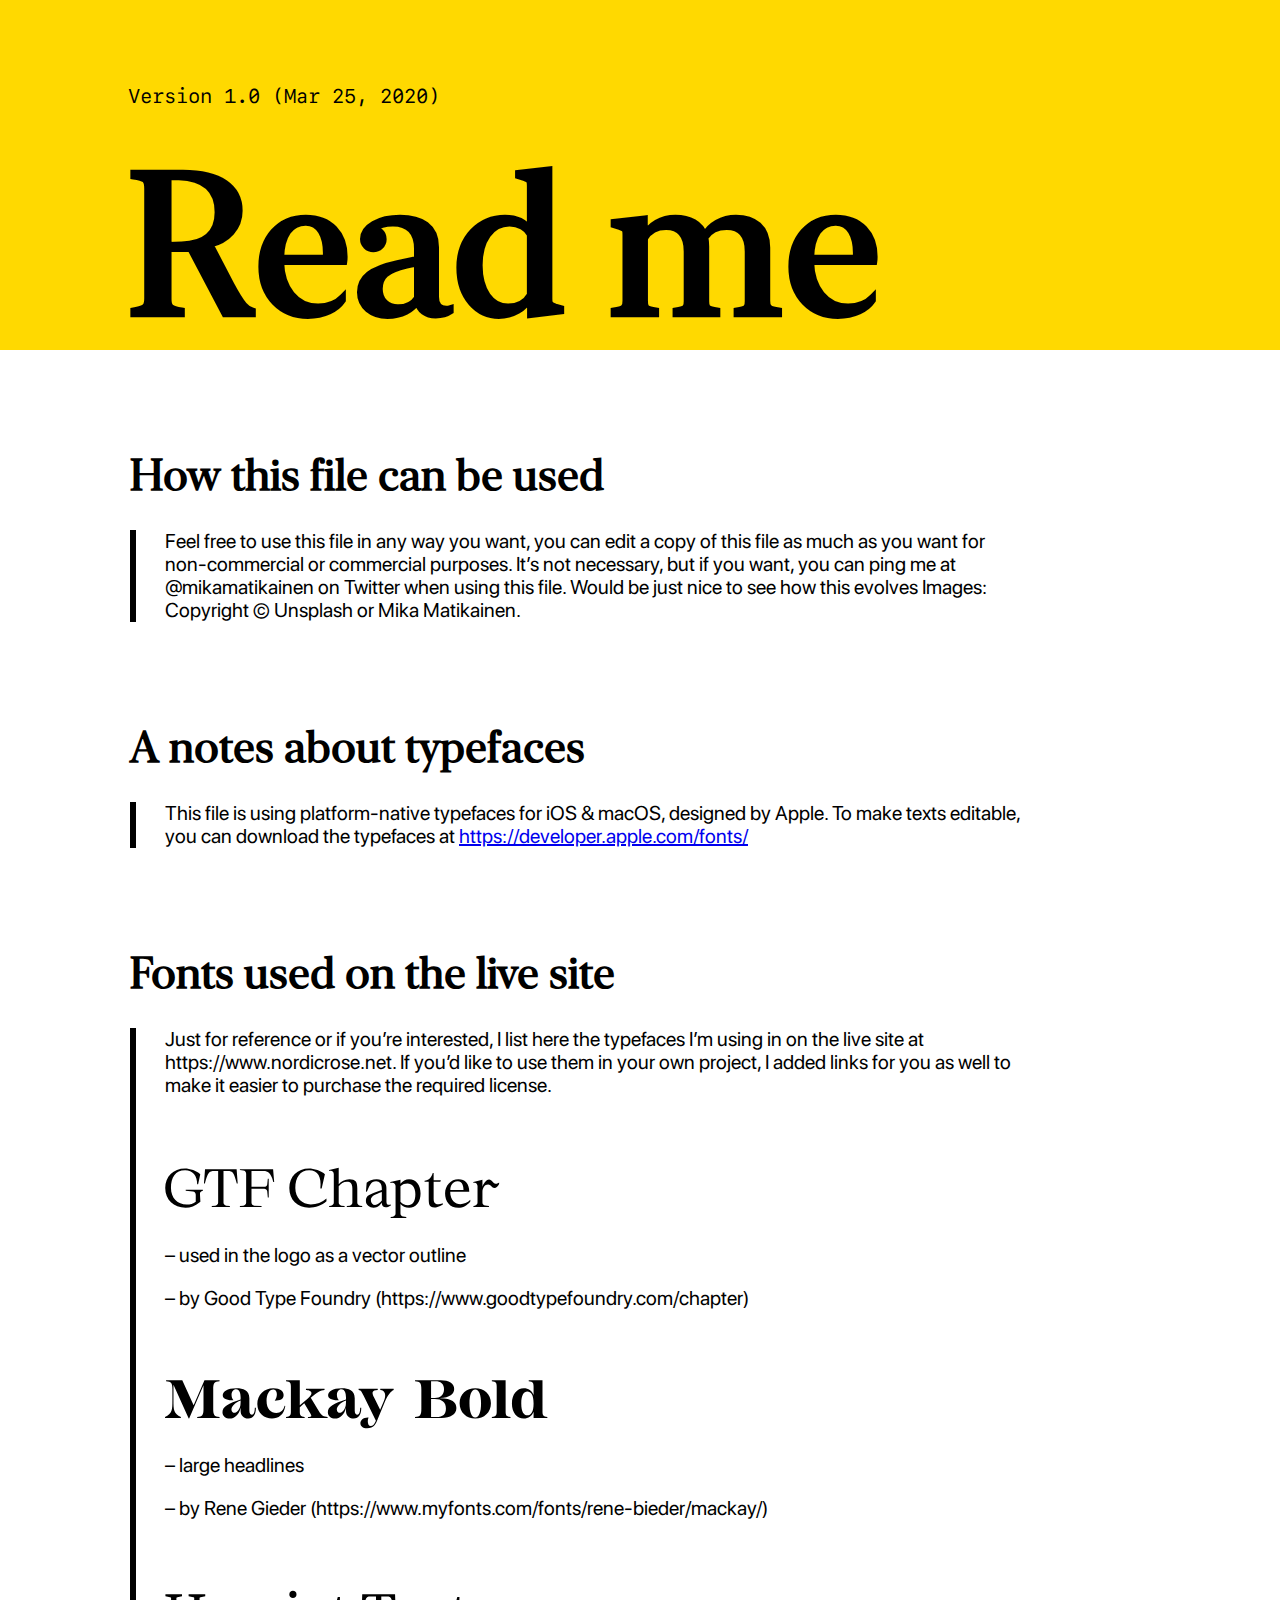
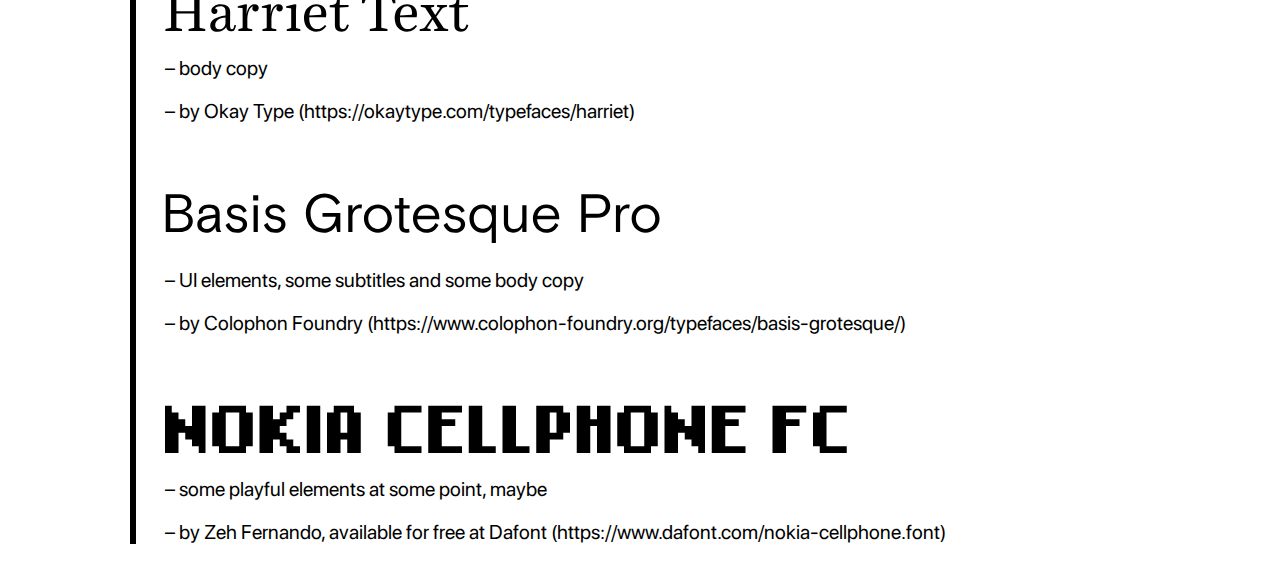
<file: index.html>
<!DOCTYPE html>
<html lang="en">
  <head>
    <meta charset="UTF-8" />
    <meta name="viewport" content="width=device-width, initial-scale=1.0" />
    <title>Read me</title>
    <link rel="stylesheet" href="./normalize.css" />
    <link rel="stylesheet" href="./index.css" />
  </head>
  <body>
    <header>
      <div class="header-content">
        <p>Version 1.0 (Mar 25, 2020)</p>
        <h1>Read me</h1>
      </div>
    </header>
    <div id="body-content">
      <section id="intro">
        <h1 class="title">How this file can be used</h1>
        <p class="content">
          Feel free to use this file in any way you want, you can edit a copy of
          this file as much as you want for non-commercial or commercial
          purposes. It’s not necessary, but if you want, you can ping me at
          @mikamatikainen on Twitter when using this file. Would be just nice to
          see how this evolves Images: Copyright © Unsplash or Mika Matikainen.
        </p>
      </section>

      <section id="note">
        <h1 class="title">A notes about typefaces</h1>
        <p class="content">
          This file is using platform-native typefaces for iOS & macOS, designed
          by Apple. To make texts editable, you can download the typefaces at
          <a href="https://developer.apple.com/fonts/"
            >https://developer.apple.com/fonts/</a
          >
        </p>
      </section>
      <section id="fonts">
        <h1>Fonts used on the live site</h1>
        <div class="content">
          <div>
            <p>
              Just for reference or if you’re interested, I list here the
              typefaces I’m using in on the live site at
              https://www.nordicrose.net. If you’d like to use them in your own
              project, I added links for you as well to make it easier to
              purchase the required license.
            </p>
          </div>

          <div class="font">
            <div>
              <svg
                xmlns="http://www.w3.org/2000/svg"
                width="335"
                height="52"
                viewBox="0 0 335 52"
                fill="none"
              >
                <path
                  d="M20.5982 40.8099C25.4042 40.8099 30.2102 38.9199 35.3942 34.7079L34.9622 27.0939C34.8542 25.2039 35.8262 24.2859 37.8782 23.7459V22.7199H20.7062V23.7459L27.8882 24.5559C29.5622 24.7719 30.7502 26.0679 30.7502 27.7419V34.7079C28.4282 36.7059 25.2962 37.5159 21.5702 37.5159C12.6602 37.5159 5.96423 31.1979 5.96423 21.0999C5.96423 10.4619 10.3382 3.2799 20.0582 3.2799C27.7802 3.2799 32.2082 8.6259 32.2082 17.2659H33.1262L35.2862 7.1679C32.2082 3.6579 24.3782 1.3899 20.0582 1.3899C8.23223 1.3899 0.240234 9.3279 0.240234 21.0999C0.240234 32.8719 8.77223 40.8099 20.5982 40.8099Z"
                  fill="black"
                />
                <path
                  d="M46.7794 39.9999H64.8694V39.0819L61.3054 38.6499C59.6854 38.4339 58.4974 37.1919 58.4974 35.5179V4.0899H62.6014C68.1634 4.0899 68.8114 5.7099 71.7814 16.6179H72.6994L71.6194 2.1999H40.0294L38.9494 16.6179H39.8674C42.8374 5.7099 43.8634 4.0899 49.4254 4.0899H53.1514V35.5179C53.1514 37.1919 51.9634 38.4339 50.3434 38.6499L46.7794 39.0819V39.9999Z"
                  fill="black"
                />
                <path
                  d="M74.8868 39.9999H96.5408V39.0819L89.3048 38.6499C87.6848 38.5419 86.4968 37.1919 86.4968 35.5179V21.7479H99.1868C100.645 21.7479 102.103 22.7739 102.211 24.1779L102.805 30.4959H103.723V11.6499H102.805L102.211 17.4279C102.049 18.8859 100.645 19.8579 99.1868 19.8579H86.4968V4.0899H98.6468C102.643 4.0899 106.099 5.9799 108.259 14.9979H109.177L108.097 2.1999H74.8868V3.1179L78.3428 3.5499C79.9628 3.7659 81.1508 5.0079 81.1508 6.6819V35.5179C81.1508 37.1919 79.9628 38.4339 78.3428 38.6499L74.8868 39.0819V39.9999Z"
                  fill="black"
                />
                <path
                  d="M144.142 40.8099C150.406 40.8099 157.102 38.4339 161.476 34.3299V31.4679C157.264 35.4099 151.486 37.4079 145.762 37.4079C137.284 37.4079 130.318 31.2519 130.318 21.0999C130.318 10.4619 135.178 3.2799 144.142 3.2799C153.106 3.2799 156.562 9.9219 155.374 21.5859H156.67L159.91 7.1679C156.832 3.6579 148.462 1.3899 144.142 1.3899C132.316 1.3899 124.324 9.3279 124.324 21.0999C124.324 32.9259 132.37 40.8099 144.142 40.8099Z"
                  fill="black"
                />
                <path
                  d="M164.153 39.9999H179.597V39.0819L176.519 38.6499C174.845 38.3799 173.711 37.1379 173.711 35.4639V19.2099C175.871 16.7259 178.409 14.7279 181.919 14.7279C185.537 14.7279 187.373 16.6179 187.373 21.5319V35.5179C187.373 37.1919 186.239 38.3799 184.565 38.6499L181.811 39.0819V39.9999H197.201V39.0819L195.095 38.6499C193.421 38.3259 192.287 37.1379 192.287 35.4639V21.2079C192.287 14.9439 190.505 12.2979 184.403 12.2979C179.867 12.2979 176.033 14.5659 173.711 17.2119V0.795898L164.153 3.1179V4.0359L165.287 3.8739C167.285 3.6039 168.797 5.2779 168.797 7.2759V35.5179C168.797 37.1919 167.663 38.2719 165.989 38.6499L164.153 39.0819V39.9999Z"
                  fill="black"
                />
                <path
                  d="M208.614 40.7019C212.88 40.7019 215.256 37.7319 216.822 35.4639L216.876 36.7599C216.984 39.4599 220.116 42.2139 225.84 38.4879V37.5699C223.032 38.3799 221.466 37.4619 221.466 34.6539L221.412 20.7759C221.412 16.0779 218.28 12.2979 211.746 12.2979C206.994 12.2979 204.402 13.5939 201.648 15.8619L200.946 24.6099L201.864 24.6639C204.402 19.1559 205.698 14.1879 211.044 14.1879C214.878 14.1879 216.822 17.2119 216.822 21.4239V23.0439C204.402 27.6339 200.892 28.0659 200.892 34.0059C200.892 37.8939 204.456 40.7019 208.614 40.7019ZM210.072 37.9479C207.588 37.9479 205.86 35.8959 205.86 32.9259C205.86 28.8219 210.45 27.1479 216.822 24.8799V33.5739C214.716 35.9499 212.718 37.9479 210.072 37.9479Z"
                  fill="black"
                />
                <path
                  d="M225.694 51.0159H241.3V50.0979L238.276 49.6119C236.656 49.3419 235.468 48.1539 235.468 46.4799V37.0299C237.304 39.1899 240.382 40.8099 244.108 40.8099C251.128 40.8099 255.556 34.9779 255.556 26.6079C255.556 18.1299 251.128 12.2979 244.108 12.2979C240.76 12.2979 237.466 14.1879 235.468 16.6719V12.6759L225.37 14.9979V15.9159L226.99 15.7539C228.988 15.5379 230.554 17.1039 230.554 19.1019V46.4799C230.554 48.1539 229.366 49.3419 227.746 49.6659L225.694 50.0979V51.0159ZM242.92 38.1639C239.842 38.1639 237.25 36.7059 235.468 34.7079V19.2099C237.412 17.0499 240.112 16.4019 242.38 16.4019C247.024 16.4019 250.372 20.2359 250.372 27.2559C250.372 34.5999 247.564 38.1639 242.92 38.1639Z"
                  fill="black"
                />
                <path
                  d="M269.445 40.4319C273.549 40.4319 277.545 37.5699 277.815 37.4079V36.2199C275.223 37.0839 273.279 37.4619 271.821 37.1919C269.553 36.8139 268.635 35.0859 268.635 32.0619V14.7819H275.331L275.871 13.2159H268.635V6.0339H267.771C265.827 11.6499 263.613 13.2699 259.563 13.7559V14.7819H263.721V31.0899C263.721 37.4079 263.937 40.4319 269.445 40.4319Z"
                  fill="black"
                />
                <path
                  d="M293.424 40.8099C297.69 40.8099 302.442 38.2179 305.304 34.3839V32.7639C302.55 35.7879 298.77 37.1379 295.368 37.1379C290.292 37.1379 285.216 33.3039 285.216 24.7179H304.278C304.278 16.7799 300.282 12.2979 293.424 12.2979C285.702 12.2979 280.086 18.6699 280.086 26.4459C280.086 34.2759 284.676 40.8099 293.424 40.8099ZM285.324 23.0979C285.324 19.6419 286.836 14.1879 292.668 14.1879C298.014 14.1879 298.5 20.3439 298.5 23.0979H285.324Z"
                  fill="black"
                />
                <path
                  d="M308.419 39.9999H323.971V39.0819L320.246 38.5959C318.626 38.3799 317.438 37.1379 317.438 35.4639V25.0419C317.438 20.9919 319.652 17.3739 323.216 17.4819C325.7 17.5359 326.888 20.8839 329.318 20.8839C331.423 20.8839 333.044 19.2099 334.124 16.9419V15.4839C333.422 15.9159 332.288 16.7799 330.668 16.7799C327.806 16.7799 326.996 12.5679 324.026 12.6219C321.002 12.6759 318.139 17.4819 317.438 19.8039V12.6759L308.419 14.9979V15.9159C308.96 15.7539 309.229 15.6459 309.661 15.6459C311.281 15.6459 312.523 17.3739 312.523 19.1019V35.4639C312.523 37.1379 311.282 38.1099 309.716 38.6499L308.419 39.0819V39.9999Z"
                  fill="black"
                />
              </svg>
            </div>
            <p>– used in the logo as a vector outline</p>
            <p>
              – by Good Type Foundry (https://www.goodtypefoundry.com/chapter)
            </p>
          </div>

          <div class="font">
            <div>
              <svg
                xmlns="http://www.w3.org/2000/svg"
                width="383"
                height="49"
                viewBox="0 0 383 49"
                fill="none"
              >
                <path
                  d="M54.54 1.27995V0.199951H39.474L28.62 25.364L17.28 0.199951H1.08V1.27995C6.21 1.49595 7.398 2.89995 7.398 9.37995V20.72C7.398 29.522 7.182 33.842 0 36.92V38H15.876V36.92C8.694 33.842 8.478 29.522 8.478 20.72V4.84395L23.706 38.54H24.138L38.502 5.27595V28.82C38.502 35.3 37.314 36.704 32.184 36.92V38H54.54V36.92C49.41 36.704 48.222 35.3 48.222 28.82V9.37995C48.222 2.89995 49.41 1.49595 54.54 1.27995Z"
                  fill="black"
                />
                <path
                  d="M89.8231 27.794C89.8231 32.276 88.5271 34.706 87.0151 34.706C85.5571 34.706 84.3691 33.41 84.3691 30.656V18.236C84.3691 10.352 77.9971 8.29995 71.5711 8.29995C61.9051 8.29995 57.7471 11.918 57.7471 15.374C57.7471 18.182 60.5551 20.612 68.4931 20.342C67.1431 18.884 66.5491 16.454 66.5491 14.726C66.5491 11.81 68.2231 9.21795 71.1391 9.21795C74.7571 9.21795 75.6211 13.808 75.6211 17.156V19.532C63.5791 23.474 57.4771 26.606 57.4771 32.168C57.4771 36.38 61.0411 38.54 64.6591 38.54C69.4651 38.54 74.0551 34.868 75.6211 27.686V30.71C75.6211 35.246 78.4831 38.486 83.2891 38.486C88.5271 38.486 90.9031 34.49 90.9031 27.794H89.8231ZM69.3031 32.87C68.1151 32.87 66.4411 31.844 66.4411 29.468C66.4411 25.85 70.4371 22.502 75.6211 20.396V22.232C75.6211 30.71 70.7611 32.87 69.3031 32.87Z"
                  fill="black"
                />
                <path
                  d="M106.957 38.54C113.383 38.54 118.945 34.976 120.295 26.012L119.593 25.796C118.567 30.17 115.705 32.978 111.331 32.978C105.985 32.978 101.557 28.874 101.557 20.666C101.557 13.97 104.473 9.37995 108.091 9.37995C110.791 9.37995 111.871 11.648 111.871 14.24C111.871 16.508 111.061 19.046 109.711 20.666C115.057 20.666 118.621 19.262 118.621 15.05C118.621 11.54 115.435 8.29995 108.361 8.29995C99.0731 8.29995 92.3231 14.834 92.3231 24.068C92.3231 33.626 99.5051 38.54 106.957 38.54Z"
                  fill="black"
                />
                <path
                  d="M154.07 31.574L145.754 17.75C153.044 11.54 155.42 10.19 159.524 9.91995V8.83995H140.948V9.91995C145.376 10.244 150.452 12.188 141.704 19.478L134.792 25.256V0.199951H121.022V1.27995C125.126 1.60395 125.882 2.84595 125.882 6.67995V31.52C125.882 35.354 125.126 36.596 121.022 36.92V38H139.652V36.92C135.548 36.596 134.792 35.354 134.792 31.52V27.2L139.274 23.312L144.458 31.898C147.374 36.704 146.888 36.596 142.946 36.92V38H162.602V36.92C158.552 36.65 156.662 35.894 154.07 31.574Z"
                  fill="black"
                />
                <path
                  d="M195.186 27.794C195.186 32.276 193.89 34.706 192.378 34.706C190.92 34.706 189.732 33.41 189.732 30.656V18.236C189.732 10.352 183.36 8.29995 176.934 8.29995C167.268 8.29995 163.11 11.918 163.11 15.374C163.11 18.182 165.918 20.612 173.856 20.342C172.506 18.884 171.912 16.454 171.912 14.726C171.912 11.81 173.586 9.21795 176.502 9.21795C180.12 9.21795 180.984 13.808 180.984 17.156V19.532C168.942 23.474 162.84 26.606 162.84 32.168C162.84 36.38 166.404 38.54 170.022 38.54C174.828 38.54 179.418 34.868 180.984 27.686V30.71C180.984 35.246 183.846 38.486 188.652 38.486C193.89 38.486 196.266 34.49 196.266 27.794H195.186ZM174.666 32.87C173.478 32.87 171.804 31.844 171.804 29.468C171.804 25.85 175.8 22.502 180.984 20.396V22.232C180.984 30.71 176.124 32.87 174.666 32.87Z"
                  fill="black"
                />
                <path
                  d="M215.274 8.83995V9.91995C220.404 10.352 221.376 15.32 218.892 21.098L215.166 29.792L209.226 17.696C206.472 12.242 206.904 10.244 212.736 9.91995V8.83995H193.62V9.91995C196.32 10.136 197.022 12.35 199.398 17.21L210.9 40.754C209.172 44.804 207.552 46.1 205.824 46.1C203.718 46.1 202.8 43.778 202.8 41.24C202.8 39.89 203.07 38.54 203.556 37.406C198.21 37.136 195.402 40.214 195.402 43.184C195.402 45.776 197.562 48.26 202.152 48.26C208.902 48.26 210.576 44.318 212.142 40.538L220.08 21.26C222.456 15.536 225.912 11.162 228.666 9.91995V8.83995H215.274Z"
                  fill="black"
                />
                <path
                  d="M275.359 18.182V18.02C284.647 17.318 289.183 14.024 289.183 8.89395C289.183 3.38595 283.945 0.199951 275.737 0.199951H250.033V1.27995C255.163 1.49595 256.351 2.89995 256.351 9.37995V28.82C256.351 35.3 255.163 36.704 250.033 36.92V38H276.493C285.457 38 291.397 34.22 291.397 27.956C291.397 22.178 286.915 18.506 275.359 18.182ZM270.499 1.27995C275.521 1.27995 279.031 3.87195 279.031 9.21795C279.031 14.834 275.251 17.966 269.797 17.966H266.071V1.27995H270.499ZM271.363 37.028H266.071V19.046H269.797C276.925 19.046 280.921 22.394 280.921 28.388C280.921 33.896 278.113 37.028 271.363 37.028Z"
                  fill="black"
                />
                <path
                  d="M310.272 8.29995C301.47 8.29995 294.612 14.078 294.612 23.312C294.612 32.654 301.47 38.54 310.272 38.54C319.074 38.54 325.932 32.654 325.932 23.312C325.932 14.078 319.074 8.29995 310.272 8.29995ZM310.272 37.46C306.438 37.46 304.494 32.006 304.494 23.312C304.494 14.726 306.438 9.37995 310.272 9.37995C314.106 9.37995 316.05 14.726 316.05 23.312C316.05 32.006 314.106 37.46 310.272 37.46Z"
                  fill="black"
                />
                <path
                  d="M340.614 31.52V0.199951H326.844V1.27995C330.948 1.60395 331.704 2.84595 331.704 6.67995V31.52C331.704 35.354 330.948 36.596 326.844 36.92V38H345.474V36.92C341.37 36.596 340.614 35.354 340.614 31.52Z"
                  fill="black"
                />
                <path
                  d="M377.489 31.52V0.199951H363.719V1.27995C367.823 1.60395 368.579 2.84595 368.579 6.67995V15.104C366.851 10.676 363.503 8.29995 358.751 8.29995C352.001 8.29995 346.925 14.348 346.925 23.42C346.925 32.492 352.001 38.54 358.751 38.54C363.503 38.54 366.851 36.164 368.579 31.79V38H382.349V36.92C378.245 36.596 377.489 35.354 377.489 31.52ZM362.369 35.3C358.967 35.3 356.267 31.952 356.267 23.42C356.267 14.942 358.913 11.54 362.261 11.54C366.041 11.54 368.579 14.888 368.579 23.42C368.579 31.898 366.095 35.3 362.369 35.3Z"
                  fill="black"
                />
              </svg>
            </div>
            <p>– large headlines</p>
            <p>
              – by Rene Gieder
              (https://www.myfonts.com/fonts/rene-bieder/mackay/)
            </p>
          </div>

          <div class="font">
            <div>
              <svg
                xmlns="http://www.w3.org/2000/svg"
                width="304"
                height="42"
                viewBox="0 0 304 42"
                fill="none"
              >
                <path
                  d="M0.425781 41V38.9961L5.06641 38.0732C5.75195 37.9854 6.09473 37.6426 6.09473 37.0449V8.22559C6.09473 7.66309 5.75195 7.33789 5.06641 7.25L0.425781 6.32715V4.32324H17.0107V6.32715L12.4229 7.25C11.7373 7.33789 11.3945 7.66309 11.3945 8.22559V21.1719H29.2188V8.22559C29.2188 7.92676 29.1484 7.70703 29.0078 7.56641C28.8672 7.4082 28.5947 7.30273 28.1904 7.25L23.6025 6.32715V4.32324H40.2402V6.32715L35.5732 7.25C34.8877 7.33789 34.5449 7.66309 34.5449 8.22559V37.0449C34.5449 37.6426 34.8877 37.9854 35.5732 38.0732L40.2402 38.9961V41H23.6025V38.9961L28.1904 38.0732C28.5947 38.0205 28.8672 37.9238 29.0078 37.7832C29.1484 37.625 29.2188 37.3789 29.2188 37.0449V23.3867H11.3945V37.0449C11.3945 37.3613 11.4648 37.5986 11.6055 37.7568C11.7637 37.915 12.0361 38.0205 12.4229 38.0732L17.0107 38.9961V41H0.425781Z"
                  fill="black"
                />
                <path
                  d="M45.25 35.7002C45.25 30.2861 50.3477 26.8848 60.543 25.4961V21.5146C60.543 19.6865 60.1211 18.3418 59.2773 17.4805C58.4336 16.6016 57.1416 16.1621 55.4014 16.1621C54.1885 16.1621 53.0898 16.373 52.1055 16.7949C51.1387 17.2168 50.3828 17.7617 49.8379 18.4297H49.8906C50.6289 18.4297 51.2354 18.6846 51.71 19.1943C52.2021 19.6865 52.4482 20.3281 52.4482 21.1191C52.4482 21.9805 52.167 22.6748 51.6045 23.2021C51.042 23.7295 50.3125 23.9932 49.416 23.9932C48.4844 23.9932 47.7373 23.6855 47.1748 23.0703C46.6123 22.4551 46.3311 21.6289 46.3311 20.5918C46.3311 18.9043 47.2363 17.4189 49.0469 16.1357C50.8574 14.8525 53.0723 14.2109 55.6914 14.2109C58.7676 14.2109 61.1143 14.9141 62.7314 16.3203C64.3662 17.709 65.1836 19.7832 65.1836 22.543C65.1836 23.5449 65.166 25.751 65.1309 29.1611C65.0957 32.5537 65.0781 34.7686 65.0781 35.8057C65.0781 37.0537 65.2275 37.9238 65.5264 38.416C65.8428 38.9082 66.3262 39.1543 66.9766 39.1543C67.627 39.1543 68.1279 38.8379 68.4795 38.2051C68.8486 37.5723 69.1562 36.5088 69.4023 35.0146L70.958 35.1201C70.7119 37.3174 70.2021 38.9082 69.4287 39.8926C68.6729 40.877 67.4951 41.3691 65.8955 41.3691C63.3115 41.3691 61.7383 40.0068 61.1758 37.2822C60.332 38.6357 59.1367 39.7256 57.5898 40.5518C56.0605 41.3604 54.3818 41.7646 52.5537 41.7646C50.2861 41.7646 48.502 41.2197 47.2012 40.1299C45.9004 39.04 45.25 37.5635 45.25 35.7002ZM50.2334 35.2783C50.2334 36.5088 50.5762 37.4932 51.2617 38.2314C51.9473 38.9697 52.9141 39.3389 54.1621 39.3389C55.9023 39.3389 57.3877 38.6973 58.6182 37.4141C59.8662 36.1133 60.4902 34.5576 60.4902 32.7471V27.3945C59.6289 27.5527 58.8906 27.7021 58.2754 27.8428C57.6602 27.9658 56.9658 28.1416 56.1924 28.3701C55.4365 28.5986 54.7861 28.8447 54.2412 29.1084C53.7139 29.3545 53.1777 29.6797 52.6328 30.084C52.1055 30.4883 51.6748 30.9277 51.3408 31.4023C51.0068 31.877 50.7344 32.4482 50.5234 33.1162C50.3301 33.7666 50.2334 34.4873 50.2334 35.2783Z"
                  fill="black"
                />
                <path
                  d="M72.7773 17.7705V16.1621L80.4502 14.2637L81.9531 14.6064L81.4785 24.3096C81.7949 22.4111 82.2783 20.7324 82.9287 19.2734C83.5791 17.8145 84.4756 16.6104 85.6182 15.6611C86.7783 14.6943 88.0967 14.2109 89.5732 14.2109C90.874 14.2109 91.8936 14.5625 92.6318 15.2656C93.3701 15.9688 93.7393 16.8828 93.7393 18.0078C93.7393 19.0098 93.4229 19.8271 92.79 20.46C92.1748 21.0928 91.3926 21.4092 90.4434 21.4092C89.5117 21.4092 88.7559 21.1279 88.1758 20.5654C87.5957 20.0029 87.3057 19.2734 87.3057 18.377C87.3057 17.3574 87.666 16.6191 88.3867 16.1621C87.4023 16.3906 86.5146 16.9443 85.7236 17.8232C84.9326 18.6846 84.291 19.7393 83.7988 20.9873C83.3242 22.2178 82.9551 23.5449 82.6914 24.9688C82.4453 26.3926 82.3223 27.834 82.3223 29.293V37.2295C82.3223 37.5811 82.3926 37.8535 82.5332 38.0469C82.6738 38.2227 82.9287 38.3457 83.2979 38.416L87.2529 39.207V41H73.3574V39.207L76.8379 38.3633C77.3652 38.2227 77.6289 37.8623 77.6289 37.2822V19.0098C77.6289 18.6934 77.5762 18.4736 77.4707 18.3506C77.3652 18.21 77.1367 18.1309 76.7852 18.1133L72.7773 17.7705Z"
                  fill="black"
                />
                <path
                  d="M96.877 17.7705V16.1621L104.55 14.2637L106.053 14.6064L105.578 24.3096C105.895 22.4111 106.378 20.7324 107.028 19.2734C107.679 17.8145 108.575 16.6104 109.718 15.6611C110.878 14.6943 112.196 14.2109 113.673 14.2109C114.974 14.2109 115.993 14.5625 116.731 15.2656C117.47 15.9688 117.839 16.8828 117.839 18.0078C117.839 19.0098 117.522 19.8271 116.89 20.46C116.274 21.0928 115.492 21.4092 114.543 21.4092C113.611 21.4092 112.855 21.1279 112.275 20.5654C111.695 20.0029 111.405 19.2734 111.405 18.377C111.405 17.3574 111.766 16.6191 112.486 16.1621C111.502 16.3906 110.614 16.9443 109.823 17.8232C109.032 18.6846 108.391 19.7393 107.898 20.9873C107.424 22.2178 107.055 23.5449 106.791 24.9688C106.545 26.3926 106.422 27.834 106.422 29.293V37.2295C106.422 37.5811 106.492 37.8535 106.633 38.0469C106.773 38.2227 107.028 38.3457 107.397 38.416L111.353 39.207V41H97.457V39.207L100.938 38.3633C101.465 38.2227 101.729 37.8623 101.729 37.2822V19.0098C101.729 18.6934 101.676 18.4736 101.57 18.3506C101.465 18.21 101.236 18.1309 100.885 18.1133L96.877 17.7705Z"
                  fill="black"
                />
                <path
                  d="M121.188 17.8232V16.2676L129.73 14.2637L131.339 14.5273L130.97 20.5391V37.2822C130.97 37.8623 131.251 38.2227 131.813 38.3633L135.347 39.207V41H121.768V39.207L125.354 38.3633C125.916 38.2227 126.197 37.8623 126.197 37.2822V19.0889C126.197 18.7725 126.136 18.5439 126.013 18.4033C125.907 18.2627 125.67 18.1836 125.301 18.166L121.188 17.8232ZM124.325 4.37598C124.325 3.32129 124.668 2.47754 125.354 1.84473C126.039 1.19434 126.883 0.869141 127.885 0.869141C128.957 0.869141 129.827 1.18555 130.495 1.81836C131.163 2.45117 131.497 3.30371 131.497 4.37598C131.497 5.46582 131.163 6.33594 130.495 6.98633C129.827 7.63672 128.957 7.96191 127.885 7.96191C126.9 7.96191 126.057 7.62793 125.354 6.95996C124.668 6.27441 124.325 5.41309 124.325 4.37598Z"
                  fill="black"
                />
                <path
                  d="M138.959 27.9746C138.959 26.1641 139.196 24.4941 139.671 22.9648C140.163 21.4355 140.813 20.1436 141.622 19.0889C142.431 18.0342 143.362 17.1377 144.417 16.3994C145.489 15.6436 146.597 15.0898 147.739 14.7383C148.899 14.3867 150.077 14.2109 151.272 14.2109C154.419 14.2109 156.871 15.1162 158.629 16.9268C160.387 18.7197 161.266 21.0928 161.266 24.0459C161.266 24.9424 161.151 26.0234 160.923 27.2891H144.232V27.9746C144.232 31.4727 144.953 34.1973 146.395 36.1484C147.854 38.082 149.761 39.0488 152.116 39.0488C155.122 39.0488 157.732 37.6689 159.947 34.9092L161.371 35.9902C160.738 36.8516 160.114 37.5898 159.499 38.2051C158.884 38.8203 158.163 39.418 157.337 39.998C156.511 40.5605 155.57 40.9824 154.516 41.2637C153.461 41.5625 152.31 41.7119 151.062 41.7119C149.532 41.7119 148.047 41.4131 146.605 40.8154C145.182 40.2178 143.89 39.3652 142.729 38.2578C141.587 37.1504 140.673 35.709 139.987 33.9336C139.302 32.1406 138.959 30.1543 138.959 27.9746ZM144.364 25.4961L156.124 24.8105L156.229 23.9932C156.265 23.6416 156.282 23.1143 156.282 22.4111C156.282 20.5303 155.869 19.0186 155.043 17.876C154.217 16.7334 152.925 16.1621 151.167 16.1621C149.427 16.1621 147.924 16.918 146.658 18.4297C145.41 19.9414 144.646 22.2969 144.364 25.4961Z"
                  fill="black"
                />
                <path
                  d="M164.72 17.1377V15.292L168.438 14.7119C169.369 14.5537 170.072 14.2373 170.547 13.7627C171.039 13.2881 171.399 12.6113 171.628 11.7324C171.646 11.627 171.733 11.2227 171.892 10.5195C172.067 9.79883 172.252 9.06055 172.445 8.30469C172.639 7.53125 172.744 7.0918 172.762 6.98633H174.977L174.687 14.9756H183.546V16.9268L174.687 17.4014V34.9619C174.687 37.6162 175.768 38.9434 177.93 38.9434C178.967 38.9434 179.793 38.6094 180.408 37.9414C181.023 37.2734 181.568 36.166 182.043 34.6191L183.836 35.1201C182.816 39.5146 180.382 41.7119 176.532 41.7119C174.493 41.7119 172.876 41.1758 171.681 40.1035C170.485 39.0137 169.888 37.2822 169.888 34.9092V17.5596L164.72 17.1377Z"
                  fill="black"
                />
                <path
                  d="M196.94 13.3408L197.23 4.32324H230.058L230.374 13.3408H228.054L226.551 9.62305C226.34 9.00781 226.111 8.50684 225.865 8.12012C225.637 7.7334 225.399 7.42578 225.153 7.19727C224.907 6.96875 224.573 6.80176 224.151 6.69629C223.747 6.57324 223.352 6.50293 222.965 6.48535C222.596 6.4502 222.06 6.43262 221.356 6.43262H216.294V37.0449C216.294 37.3613 216.373 37.5986 216.531 37.7568C216.689 37.915 216.971 38.0205 217.375 38.0732L222.438 38.9961V41H204.771V38.9961L209.966 38.0732C210.651 37.9854 210.994 37.6426 210.994 37.0449V6.43262H205.905C205.202 6.43262 204.657 6.4502 204.271 6.48535C203.901 6.50293 203.506 6.57324 203.084 6.69629C202.68 6.80176 202.354 6.96875 202.108 7.19727C201.862 7.42578 201.616 7.7334 201.37 8.12012C201.124 8.50684 200.896 9.00781 200.685 9.62305L199.155 13.3408H196.94Z"
                  fill="black"
                />
                <path
                  d="M229.662 27.9746C229.662 26.1641 229.899 24.4941 230.374 22.9648C230.866 21.4355 231.517 20.1436 232.325 19.0889C233.134 18.0342 234.065 17.1377 235.12 16.3994C236.192 15.6436 237.3 15.0898 238.442 14.7383C239.603 14.3867 240.78 14.2109 241.976 14.2109C245.122 14.2109 247.574 15.1162 249.332 16.9268C251.09 18.7197 251.969 21.0928 251.969 24.0459C251.969 24.9424 251.854 26.0234 251.626 27.2891H234.936V27.9746C234.936 31.4727 235.656 34.1973 237.098 36.1484C238.557 38.082 240.464 39.0488 242.819 39.0488C245.825 39.0488 248.436 37.6689 250.65 34.9092L252.074 35.9902C251.441 36.8516 250.817 37.5898 250.202 38.2051C249.587 38.8203 248.866 39.418 248.04 39.998C247.214 40.5605 246.273 40.9824 245.219 41.2637C244.164 41.5625 243.013 41.7119 241.765 41.7119C240.235 41.7119 238.75 41.4131 237.309 40.8154C235.885 40.2178 234.593 39.3652 233.433 38.2578C232.29 37.1504 231.376 35.709 230.69 33.9336C230.005 32.1406 229.662 30.1543 229.662 27.9746ZM235.067 25.4961L246.827 24.8105L246.933 23.9932C246.968 23.6416 246.985 23.1143 246.985 22.4111C246.985 20.5303 246.572 19.0186 245.746 17.876C244.92 16.7334 243.628 16.1621 241.87 16.1621C240.13 16.1621 238.627 16.918 237.361 18.4297C236.113 19.9414 235.349 22.2969 235.067 25.4961Z"
                  fill="black"
                />
                <path
                  d="M254.685 41V39.2598L257.98 38.4688C258.842 38.2754 259.501 37.8447 259.958 37.1768L266.655 27.6582L260.775 18.6406C260.547 18.2539 260.31 17.9814 260.063 17.8232C259.835 17.6475 259.519 17.5068 259.114 17.4014L255.766 16.6367V14.9756H269.134V16.6367L266.866 17.1377C266.374 17.2607 266.093 17.4365 266.022 17.665C265.952 17.8936 266.058 18.2363 266.339 18.6934L270.215 25.0742L274.486 18.6934C274.68 18.3945 274.776 18.1309 274.776 17.9023C274.776 17.5684 274.557 17.3486 274.117 17.2432L272.061 16.6895V14.9756H281.948V16.6367L278.969 17.4541C278.195 17.6475 277.545 18.0957 277.018 18.7988L271.296 26.7881L278.23 37.2822C278.67 37.9502 279.206 38.3457 279.839 38.4688L283.135 39.2598V41H269.187V39.2598L271.955 38.7324C272.447 38.627 272.729 38.46 272.799 38.2314C272.869 37.9854 272.764 37.6338 272.482 37.1768L267.736 29.3984L262.568 37.2822C262.393 37.5635 262.305 37.8008 262.305 37.9941C262.305 38.3105 262.533 38.5039 262.99 38.5742L265.68 39.207V41H254.685Z"
                  fill="black"
                />
                <path
                  d="M284.216 17.1377V15.292L287.934 14.7119C288.865 14.5537 289.568 14.2373 290.043 13.7627C290.535 13.2881 290.896 12.6113 291.124 11.7324C291.142 11.627 291.229 11.2227 291.388 10.5195C291.563 9.79883 291.748 9.06055 291.941 8.30469C292.135 7.53125 292.24 7.0918 292.258 6.98633H294.473L294.183 14.9756H303.042V16.9268L294.183 17.4014V34.9619C294.183 37.6162 295.264 38.9434 297.426 38.9434C298.463 38.9434 299.289 38.6094 299.904 37.9414C300.52 37.2734 301.064 36.166 301.539 34.6191L303.332 35.1201C302.312 39.5146 299.878 41.7119 296.028 41.7119C293.989 41.7119 292.372 41.1758 291.177 40.1035C289.981 39.0137 289.384 37.2822 289.384 34.9092V17.5596L284.216 17.1377Z"
                  fill="black"
                />
              </svg>
            </div>
            <p>– body copy</p>
            <p>– by Okay Type (https://okaytype.com/typefaces/harriet)</p>
          </div>

          <div class="font">
            <svg
              xmlns="http://www.w3.org/2000/svg"
              width="495"
              height="51"
              viewBox="0 0 495 51"
              fill="none"
            >
              <path
                d="M0.751953 39H14.684C21.758 39 27.806 34.788 27.806 28.146C27.806 22.692 24.35 20.208 19.868 18.642C23.54 17.346 26.456 14.808 26.456 10.326C26.456 4.97997 21.812 1.19997 14.576 1.19997H0.751953V39ZM5.28795 20.856H13.982C19.166 20.856 23.486 22.746 23.486 28.038C23.486 33.384 19.166 35.22 13.982 35.22H5.28795V20.856ZM5.28795 4.97997H14.252C18.68 4.97997 22.136 6.76197 22.136 11.028C22.136 15.402 18.68 17.076 14.252 17.076H5.28795V4.97997Z"
                fill="black"
              />
              <path
                d="M56.2703 39C54.9743 36.84 54.6503 35.382 54.6503 32.304V20.208C54.6503 14.754 51.1943 11.46 44.1203 11.46C37.7483 11.46 33.8063 15.024 33.8063 19.074C33.8063 19.83 33.9683 20.532 34.2383 21.234L37.9103 19.992C37.7483 19.56 37.8023 19.452 37.8023 19.182C37.8023 16.968 39.8543 15.024 44.1203 15.024C48.0623 15.024 50.4383 16.536 50.4383 20.208V21.396L41.5283 22.854C36.3983 23.718 32.2943 26.418 32.2943 31.602C32.2943 36.3 35.8583 39.756 41.3123 39.756C45.4163 39.756 48.7643 37.596 50.4383 33.708C50.4383 36.732 51.2483 37.974 52.0583 39H56.2703ZM41.7983 35.976C38.5583 35.976 36.6143 34.194 36.6143 31.386C36.6143 28.632 38.5583 26.796 42.2843 26.148L50.4383 24.744V25.554C50.4383 30.954 47.4683 35.976 41.7983 35.976Z"
                fill="black"
              />
              <path
                d="M65.9548 18.534C65.9548 16.158 68.3308 15.024 71.3548 15.024C74.3788 15.024 77.0248 16.212 78.4828 19.83L81.7228 17.94C80.0488 13.836 76.8628 11.46 71.3008 11.46C66.3868 11.46 62.0668 14.106 62.0668 18.696C62.0668 23.232 66.1708 25.662 71.0308 26.526C75.7288 27.39 77.8888 28.686 77.8888 31.332C77.8888 34.356 75.6208 36.084 71.9488 36.084C68.0068 36.084 65.4148 33.492 64.0648 29.82L60.5548 31.98C62.1748 36.192 66.0088 39.756 71.9488 39.756C78.5908 39.756 82.1008 35.706 82.1008 31.17C82.1008 26.634 78.7528 24.366 73.0828 23.286C68.7628 22.476 65.9548 21.288 65.9548 18.534Z"
                fill="black"
              />
              <path
                d="M88.5922 39H92.8042V12.216H88.5922V39ZM88.1602 7.57197H93.2362V2.27997H88.1602V7.57197Z"
                fill="black"
              />
              <path
                d="M104.345 18.534C104.345 16.158 106.721 15.024 109.745 15.024C112.769 15.024 115.415 16.212 116.873 19.83L120.113 17.94C118.439 13.836 115.253 11.46 109.691 11.46C104.777 11.46 100.457 14.106 100.457 18.696C100.457 23.232 104.561 25.662 109.421 26.526C114.119 27.39 116.279 28.686 116.279 31.332C116.279 34.356 114.011 36.084 110.339 36.084C106.397 36.084 103.805 33.492 102.455 29.82L98.9455 31.98C100.565 36.192 104.399 39.756 110.339 39.756C116.981 39.756 120.491 35.706 120.491 31.17C120.491 26.634 117.143 24.366 111.473 23.286C107.153 22.476 104.345 21.288 104.345 18.534Z"
                fill="black"
              />
              <path
                d="M172.201 39H175.333V20.046H157.513V23.826H170.797C169.771 30.9 165.991 35.76 158.971 35.76C150.763 35.76 145.471 29.334 145.471 20.1C145.471 10.866 151.843 4.43997 159.241 4.43997C164.425 4.43997 168.367 6.49197 171.607 12.108L175.063 9.62397C172.201 4.00797 166.693 0.44397 159.295 0.44397C149.251 0.44397 140.827 8.81397 140.827 20.1C140.827 31.386 148.225 39.756 158.809 39.756C164.803 39.756 168.799 36.786 170.905 32.466L172.201 39Z"
                fill="black"
              />
              <path
                d="M197.074 11.73C196.48 11.568 195.67 11.46 195.238 11.46C191.404 11.46 188.92 13.836 187.462 17.076V12.216H183.25V39H187.462V24.366C187.462 18.912 190.594 15.348 194.266 15.348C195.022 15.348 195.724 15.456 196.372 15.672L197.074 11.73Z"
                fill="black"
              />
              <path
                d="M226.894 25.608C226.894 16.482 219.604 11.46 212.908 11.46C206.212 11.46 198.922 16.482 198.922 25.608C198.922 34.734 206.212 39.756 212.908 39.756C219.604 39.756 226.894 34.734 226.894 25.608ZM212.908 35.976C207.508 35.976 203.242 31.602 203.242 25.608C203.242 19.614 207.508 15.24 212.908 15.24C218.308 15.24 222.574 19.614 222.574 25.608C222.574 31.602 218.308 35.976 212.908 35.976Z"
                fill="black"
              />
              <path
                d="M229.755 15.564H234.237V32.574C234.237 38.028 237.477 39.756 240.933 39.756C242.607 39.756 243.579 39.648 244.497 39.27L244.119 35.76C243.525 35.922 242.715 36.084 242.121 36.084C238.989 36.084 238.449 34.626 238.449 31.764V15.564H244.605V12.216H238.449V4.97997H234.237V12.216H229.755V15.564Z"
                fill="black"
              />
              <path
                d="M274.317 26.31V24.852C274.317 17.076 269.457 11.46 261.411 11.46C253.905 11.46 247.965 17.346 247.965 25.608C247.965 33.87 253.959 39.756 261.249 39.756C267.297 39.756 270.969 36.84 273.507 31.926L270.429 30.09C268.701 33.546 266.271 36.192 261.411 36.192C255.849 36.192 252.447 31.926 252.177 26.31H274.317ZM261.411 15.024C265.569 15.024 269.835 17.832 270.105 22.854H252.501C253.527 18.264 256.605 15.024 261.411 15.024Z"
                fill="black"
              />
              <path
                d="M283.959 18.534C283.959 16.158 286.335 15.024 289.359 15.024C292.383 15.024 295.029 16.212 296.487 19.83L299.727 17.94C298.053 13.836 294.867 11.46 289.305 11.46C284.391 11.46 280.071 14.106 280.071 18.696C280.071 23.232 284.175 25.662 289.035 26.526C293.733 27.39 295.893 28.686 295.893 31.332C295.893 34.356 293.625 36.084 289.953 36.084C286.011 36.084 283.419 33.492 282.069 29.82L278.559 31.98C280.179 36.192 284.013 39.756 289.953 39.756C296.595 39.756 300.105 35.706 300.105 31.17C300.105 26.634 296.757 24.366 291.087 23.286C286.767 22.476 283.959 21.288 283.959 18.534Z"
                fill="black"
              />
              <path
                d="M330.904 12.216H326.692V17.022C325.234 13.566 321.778 11.46 317.512 11.46C310.33 11.46 304.444 17.022 304.444 25.608C304.444 34.194 310.33 39.756 317.458 39.756C321.616 39.756 325.018 37.488 326.692 34.41V50.016H330.904V12.216ZM317.89 15.348C323.074 15.348 327.016 19.29 327.016 25.608C327.016 31.926 323.074 35.868 317.89 35.868C312.706 35.868 308.764 31.926 308.764 25.608C308.764 19.29 312.706 15.348 317.89 15.348Z"
                fill="black"
              />
              <path
                d="M338.87 29.874C338.87 37.002 343.514 39.756 348.374 39.756C352.316 39.756 355.502 37.758 357.284 34.302V39H361.496V12.216H357.284V27.228C357.284 32.574 353.558 35.976 349.4 35.976C345.728 35.976 343.082 33.924 343.082 29.658V12.216H338.87V29.874Z"
                fill="black"
              />
              <path
                d="M394.235 26.31V24.852C394.235 17.076 389.375 11.46 381.329 11.46C373.823 11.46 367.883 17.346 367.883 25.608C367.883 33.87 373.877 39.756 381.167 39.756C387.215 39.756 390.887 36.84 393.425 31.926L390.347 30.09C388.619 33.546 386.189 36.192 381.329 36.192C375.767 36.192 372.365 31.926 372.095 26.31H394.235ZM381.329 15.024C385.487 15.024 389.753 17.832 390.023 22.854H372.419C373.445 18.264 376.523 15.024 381.329 15.024Z"
                fill="black"
              />
              <path
                d="M416.299 39H420.835V24.744H432.175C440.167 24.744 445.243 20.1 445.243 12.972C445.243 5.84397 440.167 1.19997 432.175 1.19997H416.299V39ZM420.835 5.19597H431.959C437.413 5.19597 440.707 7.73397 440.707 12.972C440.707 18.21 437.413 20.748 431.959 20.748H420.835V5.19597Z"
                fill="black"
              />
              <path
                d="M464.754 11.73C464.16 11.568 463.35 11.46 462.918 11.46C459.084 11.46 456.6 13.836 455.142 17.076V12.216H450.93V39H455.142V24.366C455.142 18.912 458.274 15.348 461.946 15.348C462.702 15.348 463.404 15.456 464.052 15.672L464.754 11.73Z"
                fill="black"
              />
              <path
                d="M494.574 25.608C494.574 16.482 487.284 11.46 480.588 11.46C473.892 11.46 466.602 16.482 466.602 25.608C466.602 34.734 473.892 39.756 480.588 39.756C487.284 39.756 494.574 34.734 494.574 25.608ZM480.588 35.976C475.188 35.976 470.922 31.602 470.922 25.608C470.922 19.614 475.188 15.24 480.588 15.24C485.988 15.24 490.254 19.614 490.254 25.608C490.254 31.602 485.988 35.976 480.588 35.976Z"
                fill="black"
              />
            </svg>
            <p>– UI elements, some subtitles and some body copy</p>
            <p>
              – by Colophon Foundry
              (https://www.colophon-foundry.org/typefaces/basis-grotesque/)
            </p>
          </div>

          <div class="font">
            <div>
              <svg
                xmlns="http://www.w3.org/2000/svg"
                width="682"
                height="48"
                viewBox="0 0 682 48"
                fill="none"
              >
                <path
                  d="M33.75 48V41.25H27V34.5H20.25V27.75H13.5V48H0V0.75H6.75V7.5H13.5V14.25H20.25V21H27V0.75H40.5V48H33.75Z"
                  fill="black"
                />
                <path
                  d="M74.25 41.25V7.5H60.75V41.25H74.25ZM54 48V41.25H47.25V7.5H54V0.75H81V7.5H87.75V41.25H81V48H54Z"
                  fill="black"
                />
                <path
                  d="M121.5 41.25H114.75V34.5H108V48H94.5V0.75H108V14.25H114.75V7.5H121.5V0.75H135V7.5H128.25V14.25H121.5V21H114.75V27.75H121.5V34.5H128.25V41.25H135V48H121.5V41.25Z"
                  fill="black"
                />
                <path d="M141.75 48V0.75H155.25V48H141.75Z" fill="black" />
                <path
                  d="M175.5 34.5V48H162V7.5H168.75V0.75H189V7.5H195.75V48H182.25V34.5H175.5ZM175.5 7.5V27.75H182.25V7.5H175.5Z"
                  fill="black"
                />
                <path
                  d="M229.5 0.75H256.5V7.5H236.25V41.25H256.5V48H229.5V41.25H222.75V7.5H229.5V0.75Z"
                  fill="black"
                />
                <path
                  d="M290.25 14.25V21H276.75V41.25H297V48H263.25V0.75H297V7.5H276.75V14.25H290.25Z"
                  fill="black"
                />
                <path
                  d="M303.75 0.75H317.25V41.25H330.75V48H303.75V0.75Z"
                  fill="black"
                />
                <path
                  d="M337.5 0.75H351V41.25H364.5V48H337.5V0.75Z"
                  fill="black"
                />
                <path
                  d="M391.5 27.75V7.5H384.75V27.75H391.5ZM398.25 0.75V7.5H405V27.75H398.25V34.5H384.75V48H371.25V0.75H398.25Z"
                  fill="black"
                />
                <path
                  d="M411.75 0.75H425.25V14.25H432V0.75H445.5V48H432V21H425.25V48H411.75V0.75Z"
                  fill="black"
                />
                <path
                  d="M479.25 41.25V7.5H465.75V41.25H479.25ZM459 48V41.25H452.25V7.5H459V0.75H486V7.5H492.75V41.25H486V48H459Z"
                  fill="black"
                />
                <path
                  d="M533.25 48V41.25H526.5V34.5H519.75V27.75H513V48H499.5V0.75H506.25V7.5H513V14.25H519.75V21H526.5V0.75H540V48H533.25Z"
                  fill="black"
                />
                <path
                  d="M573.75 14.25V21H560.25V41.25H580.5V48H546.75V0.75H580.5V7.5H560.25V14.25H573.75Z"
                  fill="black"
                />
                <path
                  d="M634.5 14.25V21H621V48H607.5V0.75H641.25V7.5H621V14.25H634.5Z"
                  fill="black"
                />
                <path
                  d="M654.75 0.75H681.75V7.5H661.5V41.25H681.75V48H654.75V41.25H648V7.5H654.75V0.75Z"
                  fill="black"
                />
              </svg>
            </div>
            <p>– some playful elements at some point, maybe</p>
            <p>
              – by Zeh Fernando, available for free at Dafont
              (https://www.dafont.com/nokia-cellphone.font)
            </p>
          </div>
        </div>
      </section>
    </div>
  </body>
</html>
</file>
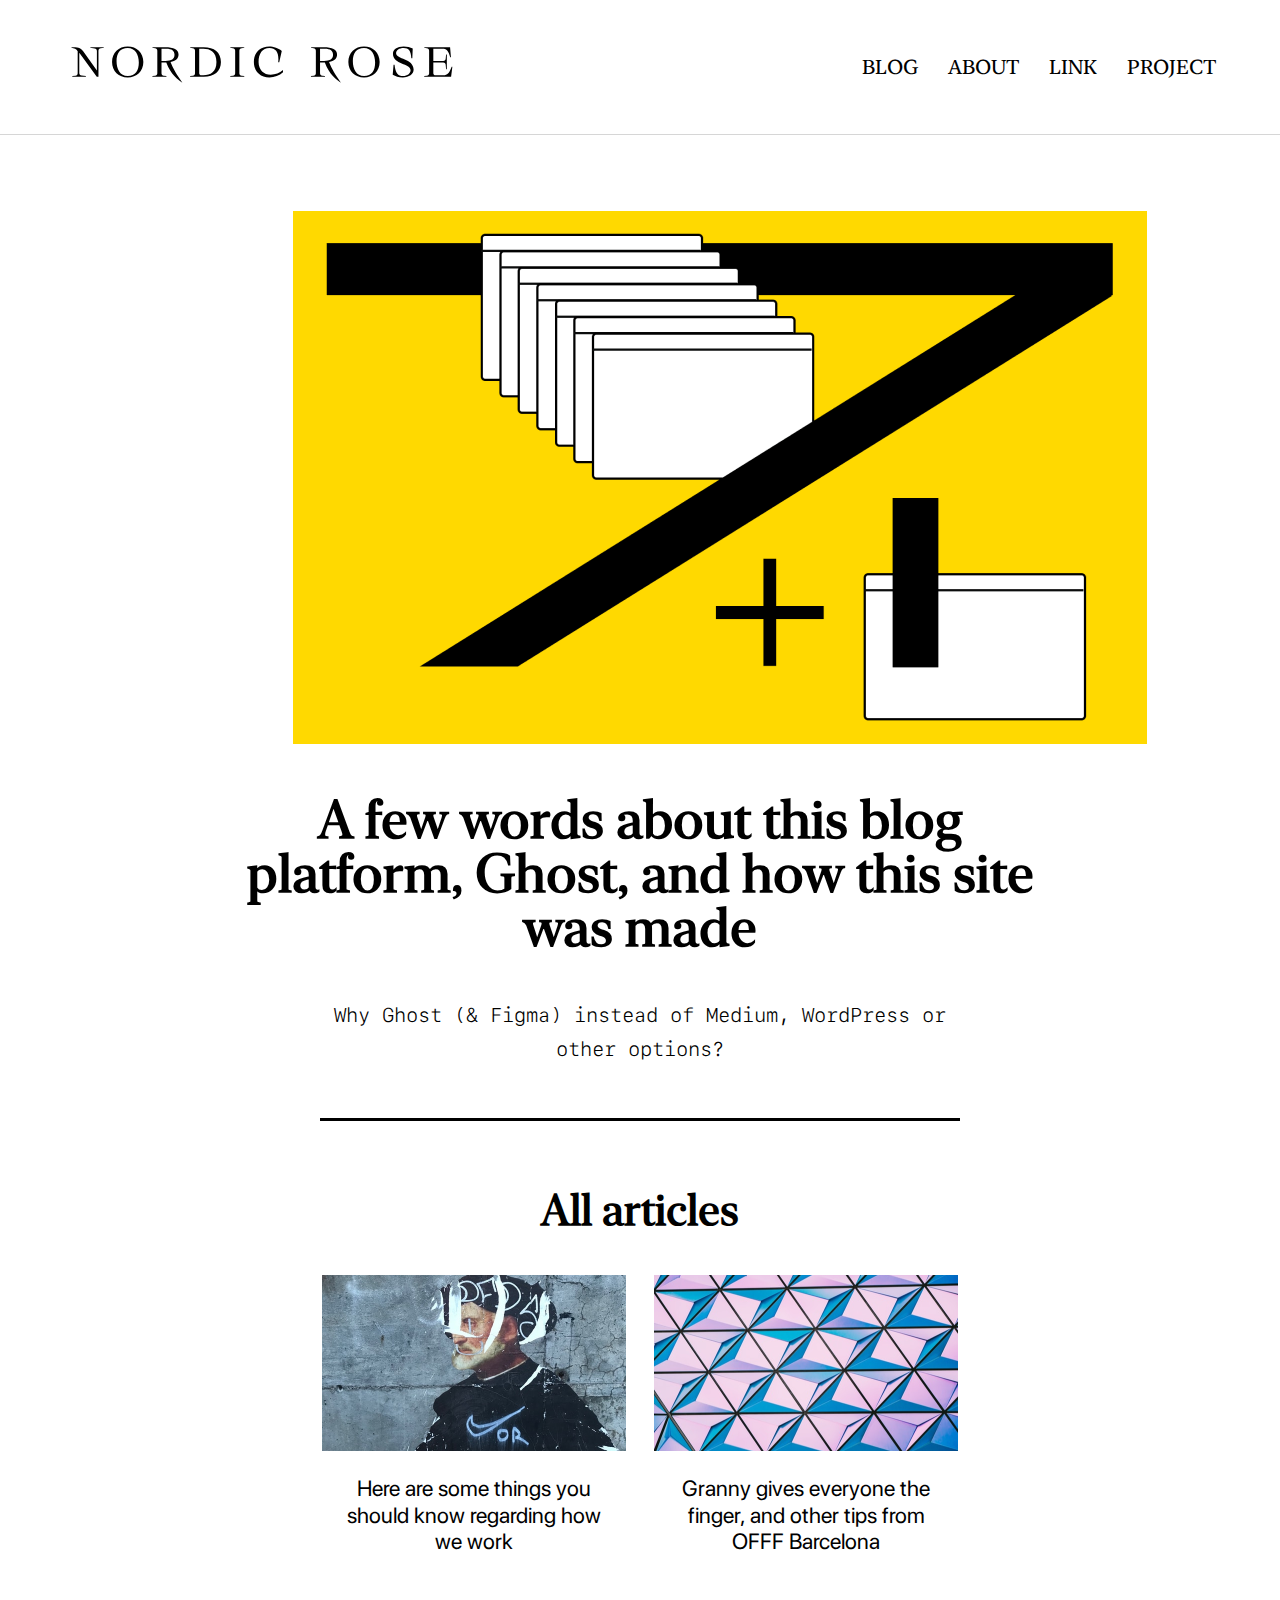
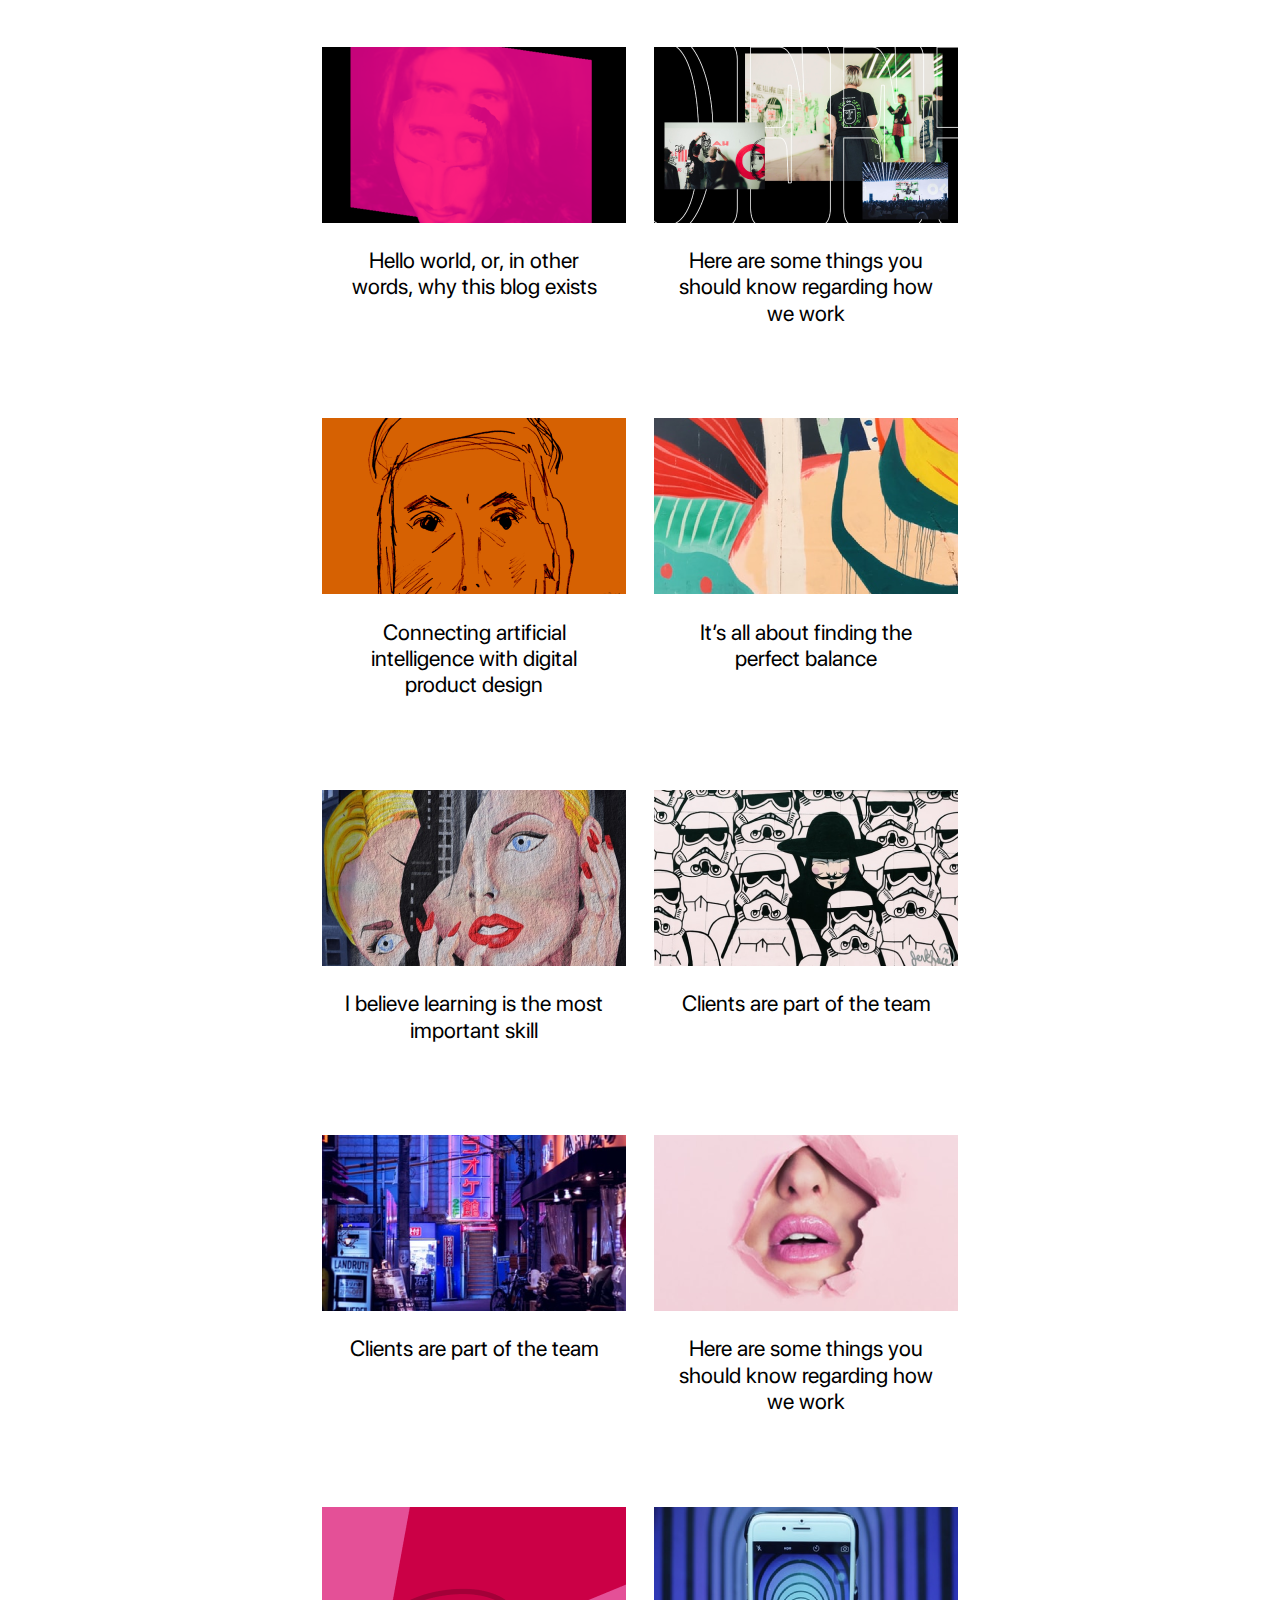
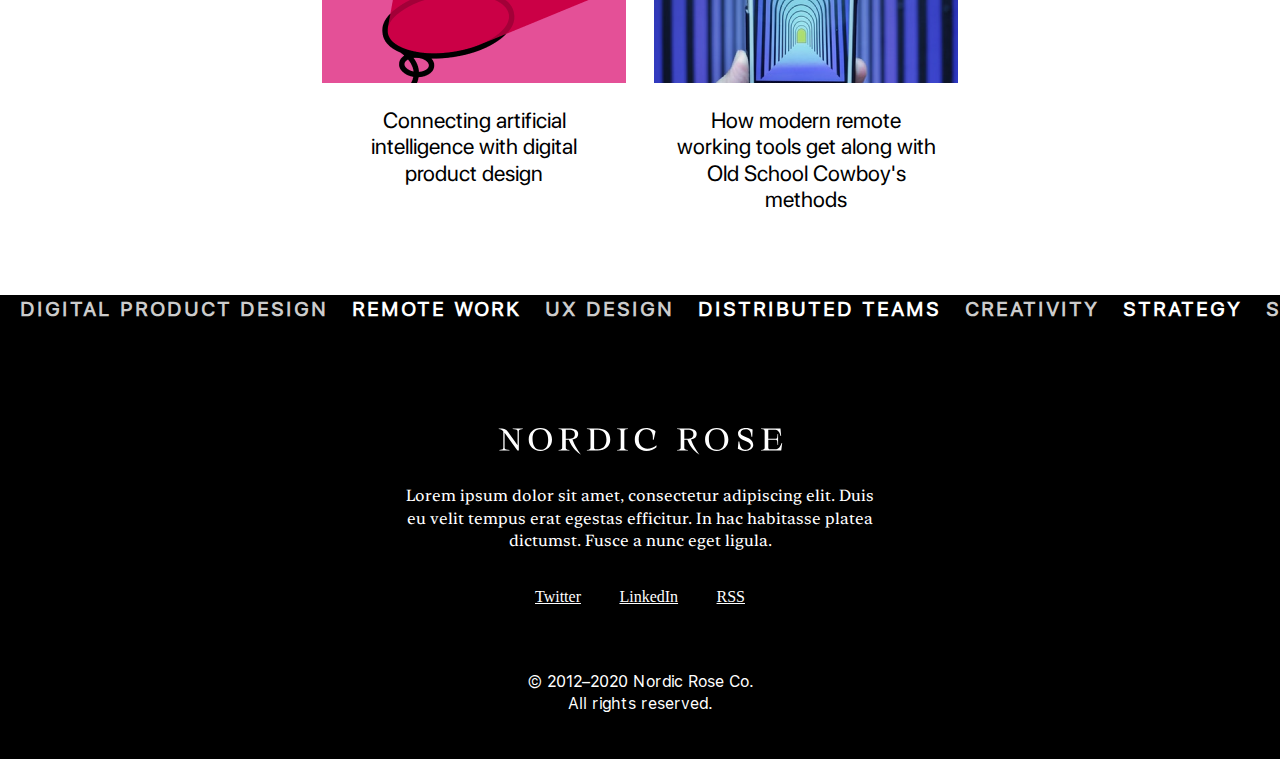
<file: index2.html>
<!DOCTYPE html>
<html lang="en">
  <head>
    <meta charset="UTF-8" />
    <meta name="viewport" content="width=device-width, initial-scale=1.0" />
    <title>Listing</title>
    <link
      rel="stylesheet"
      href="https://cdnjs.cloudflare.com/ajax/libs/font-awesome/5.15.4/css/all.min.css"
      integrity="sha512-1ycn6IcaQQ40/MKBW2W4Rhis/DbILU74C1vSrLJxCq57o941Ym01SwNsOMqvEBFlcgUa6xLiPY/NS5R+E6ztJQ=="
      crossorigin="anonymous"
      referrerpolicy="no-referrer"
    />
    <link rel="stylesheet" href="./normalize.css" />
    <link rel="stylesheet" href="./style.css" />
  </head>
  <body>
    <header>
      <div id="brand">
        <svg
          id="brand1"
          xmlns="http://www.w3.org/2000/svg"
          width="397"
          height="39"
          viewBox="0 0 397 39"
          fill="none"
        >
          <path
            d="M1.46398 32H15.588V31.252L11.012 30.68C9.69198 30.504 8.72399 29.492 8.72399 28.128V7.05204L26.896 32H28.656V4.98404C28.656 3.66404 29.58 2.56404 30.9 2.38804L34.244 1.94804V1.20004H20.164V1.94804L24.74 2.52004C26.06 2.69604 27.028 3.70804 27.028 5.07204V25.4L12.772 5.55604C9.82399 1.42004 6.74398 1.20004 0.583984 1.20004V1.94804C3.26798 2.34404 5.90798 3.35604 7.05199 5.38004V28.216C7.05199 29.536 6.12798 30.636 4.80798 30.812L1.46398 31.252V32Z"
            fill="black"
          />
          <path
            d="M59.059 32.704C68.387 32.704 75.295 26.192 75.295 16.6C75.295 7.00804 68.387 0.540039 59.059 0.540039C49.7309 0.540039 42.779 7.00804 42.779 16.6C42.779 26.192 49.7309 32.704 59.059 32.704ZM59.103 31.164C51.007 31.164 47.443 24.168 47.443 15.588C47.443 7.58004 51.183 2.08004 59.015 2.08004C66.935 2.08004 70.587 8.94404 70.587 17.26C70.587 25.532 67.243 31.164 59.103 31.164Z"
            fill="black"
          />
          <path
            d="M98.3437 17.128H99.1357C103.668 29.668 111.412 35.3 115.856 38.072C109.608 29.536 106.396 23.904 103.536 16.732C108.904 15.808 111.852 13.3 111.852 8.94404C111.852 3.40004 106.836 1.20004 97.9037 1.20004H84.7037V1.94804L87.5197 2.30004C88.8397 2.47604 89.8077 3.48804 89.8077 4.85204V28.348C89.8077 29.712 88.8397 30.724 87.5197 30.9L84.7037 31.252V32H99.2677V31.252L96.4517 30.9C95.1317 30.724 94.1637 29.712 94.1637 28.348V17.128H98.3437ZM94.1637 2.74004H99.0037C104.988 2.74004 107.672 4.80804 107.672 9.16404C107.672 13.52 104.68 15.588 98.2997 15.588H94.1637V2.74004Z"
            fill="black"
          />
          <path
            d="M123.883 32H138.007C148.919 32 155.915 26.456 155.915 16.688C155.915 6.43604 148.919 1.20004 138.007 1.20004H123.883V1.94804L126.699 2.30004C128.019 2.47604 128.987 3.48804 128.987 4.85204V28.348C128.987 29.712 128.019 30.724 126.699 30.9L123.883 31.252V32ZM135.631 30.46C134.311 30.46 133.343 29.712 133.343 28.348V2.74004H137.655C144.343 2.74004 151.251 5.51204 151.251 16.688C151.251 27.028 145.135 30.46 137.655 30.46H135.631Z"
            fill="black"
          />
          <path
            d="M165.597 32H180.161V31.252L177.345 30.9C176.025 30.724 175.057 29.712 175.057 28.348V4.85204C175.057 3.48804 176.025 2.47604 177.345 2.30004L180.161 1.94804V1.20004H165.597V1.94804L168.413 2.30004C169.733 2.47604 170.701 3.48804 170.701 4.85204V28.348C170.701 29.712 169.733 30.724 168.413 30.9L165.597 31.252V32Z"
            fill="black"
          />
          <path
            d="M206.292 32.66C211.396 32.66 216.852 30.724 220.416 27.38V25.048C216.984 28.26 212.276 29.888 207.612 29.888C200.704 29.888 195.028 24.872 195.028 16.6C195.028 7.93204 198.988 2.08004 206.292 2.08004C213.596 2.08004 216.412 7.49204 215.444 16.996H216.5L219.14 5.24804C216.632 2.38804 209.812 0.540039 206.292 0.540039C196.656 0.540039 190.144 7.00804 190.144 16.6C190.144 26.236 196.7 32.66 206.292 32.66Z"
            fill="black"
          />
          <path
            d="M263.086 17.128H263.878C268.41 29.668 276.154 35.3 280.598 38.072C274.35 29.536 271.138 23.904 268.278 16.732C273.646 15.808 276.594 13.3 276.594 8.94404C276.594 3.40004 271.578 1.20004 262.646 1.20004H249.446V1.94804L252.262 2.30004C253.582 2.47604 254.55 3.48804 254.55 4.85204V28.348C254.55 29.712 253.582 30.724 252.262 30.9L249.446 31.252V32H264.01V31.252L261.194 30.9C259.874 30.724 258.906 29.712 258.906 28.348V17.128H263.086ZM258.906 2.74004H263.746C269.73 2.74004 272.414 4.80804 272.414 9.16404C272.414 13.52 269.422 15.588 263.042 15.588H258.906V2.74004Z"
            fill="black"
          />
          <path
            d="M304.608 32.704C313.936 32.704 320.844 26.192 320.844 16.6C320.844 7.00804 313.936 0.540039 304.608 0.540039C295.28 0.540039 288.328 7.00804 288.328 16.6C288.328 26.192 295.28 32.704 304.608 32.704ZM304.652 31.164C296.556 31.164 292.992 24.168 292.992 15.588C292.992 7.58004 296.732 2.08004 304.564 2.08004C312.484 2.08004 316.136 8.94404 316.136 17.26C316.136 25.532 312.792 31.164 304.652 31.164Z"
            fill="black"
          />
          <path
            d="M344.885 32.66C351.485 32.66 356.149 29.316 356.149 24.476C356.149 12.64 337.933 14.048 337.933 7.49204C337.933 4.36804 341.101 2.08004 345.809 2.08004C351.221 2.08004 353.245 4.98404 353.773 12.64H354.785L355.225 2.65204C352.629 1.50804 349.329 0.540039 345.809 0.540039C338.945 0.540039 334.677 3.62004 334.677 7.93204C334.677 19.416 352.981 17.612 352.981 25.136C352.981 28.656 349.373 31.12 345.325 31.12C339.649 31.12 337.361 28.084 336.305 19.372H335.293L334.413 29.8C337.449 31.472 340.265 32.66 344.885 32.66Z"
            fill="black"
          />
          <path
            d="M367.155 32H395.095L396.414 21.616H395.667C392.983 28.568 391.135 30.46 387.219 30.46H378.902C377.582 30.46 376.615 29.712 376.615 28.348V17.128H386.954C388.142 17.128 389.33 17.964 389.418 19.108L389.902 24.256H390.651V8.90004H389.902L389.418 13.608C389.286 14.796 388.142 15.588 386.954 15.588H376.615V2.74004H386.339C389.595 2.74004 392.41 4.28004 394.171 11.628H394.918L394.039 1.20004H367.155V1.94804L369.97 2.30004C371.29 2.47604 372.259 3.48804 372.259 4.85204V28.348C372.259 29.712 371.29 30.724 369.97 30.9L367.155 31.252V32Z"
            fill="black"
          />
        </svg>
        <svg
          id="brand2"
          xmlns="http://www.w3.org/2000/svg"
          width="217"
          height="20"
          viewBox="0 0 217 20"
          fill="none"
        >
          <path
            d="M0.477391 16.7644H8.21112V16.3658L5.72869 16.061C5.0126 15.9672 4.48747 15.4279 4.48747 14.7011V3.47011L14.3217 16.7644H15.3959V2.36811C15.3959 1.66471 15.8971 1.07855 16.6132 0.98476L18.4273 0.750293V0.3517H10.6936V0.750293L13.176 1.0551C13.8921 1.14889 14.4172 1.68816 14.4172 2.41501V12.8722L7.28021 3.02462C5.29904 0.304807 3.34174 0.3517 0 0.3517V0.750293C1.45604 0.961313 2.88821 1.50059 3.50882 2.57913V14.7479C3.50882 15.4513 3.00756 16.0375 2.29148 16.1313L0.477391 16.3658V16.7644Z"
            fill="black"
          />
          <path
            d="M31.883 17.1395C37.0388 17.1395 40.7863 13.6694 40.7863 8.55803C40.7863 3.44666 37.0388 0 31.883 0C26.7272 0 22.9558 3.44666 22.9558 8.55803C22.9558 13.6694 26.7272 17.1395 31.883 17.1395ZM31.9069 16.3189C27.6103 16.3189 25.8679 12.5909 25.8679 8.01876C25.8679 3.75147 27.7058 0.820634 31.8591 0.820634C36.0602 0.820634 37.8504 4.47831 37.8504 8.90973C37.8504 13.3177 36.2272 16.3189 31.9069 16.3189Z"
            fill="black"
          />
          <path
            d="M53.5049 8.83939H53.6958C56.1544 15.5217 60.5464 18.5229 62.9572 20C59.5677 15.4513 57.9685 12.4502 56.4408 8.62837C59.329 8.11254 60.8328 6.77608 60.8328 4.47831C60.8328 1.52403 58.2072 0.3517 53.2662 0.3517H45.795V0.750293L47.3227 0.937867C48.0387 1.03165 48.5639 1.57093 48.5639 2.29777V14.8183C48.5639 15.5451 48.0387 16.0844 47.3227 16.1782L45.795 16.3658V16.7644H54.1016V16.3658L52.574 16.1782C51.8579 16.0844 51.3327 15.5451 51.3327 14.8183V8.83939H53.5049ZM51.3327 1.17233H53.8629C57.0137 1.17233 58.3026 2.27433 58.3026 4.59554C58.3026 6.91676 56.8466 8.01876 53.481 8.01876H51.3327V1.17233Z"
            fill="black"
          />
          <path
            d="M67.492 16.7644H75.6554C81.5751 16.7644 85.3703 13.8101 85.3703 8.60492C85.3703 3.14185 81.5751 0.3517 75.6554 0.3517H67.492V0.750293L69.0197 0.937867C69.7358 1.03165 70.2609 1.57093 70.2609 2.29777V14.8183C70.2609 15.5451 69.7358 16.0844 69.0197 16.1782L67.492 16.3658V16.7644ZM74.271 15.9437C73.5549 15.9437 73.0298 15.5451 73.0298 14.8183V1.17233H75.2735C78.8062 1.17233 82.4821 2.64947 82.4821 8.60492C82.4821 14.1149 79.2359 15.9437 75.2735 15.9437H74.271Z"
            fill="black"
          />
          <path
            d="M90.611 16.7644H98.9176V16.3658L97.3899 16.1782C96.6739 16.0844 96.1487 15.5451 96.1487 14.8183V2.29777C96.1487 1.57093 96.6739 1.03165 97.3899 0.937867L98.9176 0.750293V0.3517H90.611V0.750293L92.1386 0.937867C92.8547 1.03165 93.3799 1.57093 93.3799 2.29777V14.8183C93.3799 15.5451 92.8547 16.0844 92.1386 16.1782L90.611 16.3658V16.7644Z"
            fill="black"
          />
          <path
            d="M113.088 17.1161C115.857 17.1161 118.817 16.0844 120.75 14.3025V12.8957C118.888 14.6073 116.334 15.4748 113.804 15.4748C110.152 15.4748 107.168 12.966 107.168 8.55803C107.168 3.93904 109.221 0.820634 113.088 0.820634C116.573 0.820634 118.411 3.70457 117.981 8.76905H118.626L120.058 2.50879C118.697 0.98476 114.997 0 113.088 0C107.693 0 104.161 3.44666 104.161 8.55803C104.161 13.6928 107.741 17.1161 113.088 17.1161Z"
            fill="black"
          />
          <path
            d="M144.228 8.83939H144.419C146.877 15.5217 151.269 18.5229 153.68 20C150.291 15.4513 148.691 12.4502 147.164 8.62837C150.052 8.11254 151.556 6.77608 151.556 4.47831C151.556 1.52403 148.93 0.3517 143.989 0.3517H136.518V0.750293L138.046 0.937867C138.762 1.03165 139.287 1.57093 139.287 2.29777V14.8183C139.287 15.5451 138.762 16.0844 138.046 16.1782L136.518 16.3658V16.7644H144.824V16.3658L143.297 16.1782C142.581 16.0844 142.056 15.5451 142.056 14.8183V8.83939H144.228ZM142.056 1.17233H144.586C147.737 1.17233 149.026 2.27433 149.026 4.59554C149.026 6.91676 147.569 8.01876 144.204 8.01876H142.056V1.17233Z"
            fill="black"
          />
          <path
            d="M166.886 17.1395C172.042 17.1395 175.789 13.6694 175.789 8.55803C175.789 3.44666 172.042 0 166.886 0C161.73 0 157.959 3.44666 157.959 8.55803C157.959 13.6694 161.73 17.1395 166.886 17.1395ZM166.91 16.3189C162.613 16.3189 160.871 12.5909 160.871 8.01876C160.871 3.75147 162.709 0.820634 166.862 0.820634C171.063 0.820634 172.853 4.47831 172.853 8.90973C172.853 13.3177 171.23 16.3189 166.91 16.3189Z"
            fill="black"
          />
          <path
            d="M188.736 17.1161C192.316 17.1161 194.846 15.3341 194.846 12.755C194.846 6.28371 185.131 6.94021 185.131 3.70457C185.131 2.03986 186.683 0.820634 189.237 0.820634C191.934 0.820634 193.199 2.57913 193.462 6.44783H194.106L194.345 1.12544C192.937 0.515827 191.146 0 189.237 0C185.513 0 183.198 1.64127 183.198 3.93904C183.198 10.2462 192.937 9.35522 192.937 13.1067C192.937 14.9824 191.17 16.2954 188.974 16.2954C186.134 16.2954 184.702 14.3728 184.176 10.0352H183.532L183.055 15.592C184.702 16.483 186.229 17.1161 188.736 17.1161Z"
            fill="black"
          />
          <path
            d="M200.816 16.7644H216.284L217 11.2309H216.594C215.138 14.9355 213.873 15.9437 211.749 15.9437H207.595C206.879 15.9437 206.354 15.5451 206.354 14.8183V8.83939H211.868C212.513 8.83939 213.157 9.28488 213.205 9.89449L213.467 12.6377H213.873V4.45487H213.467L213.205 6.96366C213.133 7.59672 212.513 8.01876 211.868 8.01876H206.354V1.17233H211.271C213.038 1.17233 214.828 1.99297 215.783 5.90856H216.188L215.711 0.3517H200.816V0.750293L202.344 0.937867C203.06 1.03165 203.585 1.57093 203.585 2.29777V14.8183C203.585 15.5451 203.06 16.0844 202.344 16.1782L200.816 16.3658V16.7644Z"
            fill="black"
          />
        </svg>
      </div>
      <nav>
        <ul>
          <li><a href="#">Blog</a></li>
          <li><a href="#">About</a></li>
          <li><a href="#">Link</a></li>
          <li><a href="#">Project</a></li>
        </ul>
      </nav>

      <div id="menu-icon">
        <i class="fas fa-bars"></i>
      </div>
    </header>

    <section class="intro-content">
      <img src="./img/image 2.png" alt="" />
      <h1>
        A few words about this blog platform, Ghost, and how this site was made
      </h1>
      <p>Why Ghost (& Figma) instead of Medium, WordPress or other options?</p>
    </section>

    <div id="line"></div>
    <section id="article-content1">
      <h1>All articles</h1>

      <div id="articles">
        <div class="artc">
          <img src="./img/Rectangle 12 (1).png" alt="" />
          <p>Here are some things you should know regarding how we work</p>
        </div>

        <div class="artc">
          <img src="./img/Rectangle 12 (2).png" alt="" />
          <p>
            Granny gives everyone the finger, and other tips from OFFF Barcelona
          </p>
        </div>

        <div class="artc">
          <img src="./img/Rectangle 12.png" alt="" />
          <p>Hello world, or, in other words, why this blog exists</p>
        </div>

        <div class="artc">
          <img src="./img/Rectangle 13.png" alt="" />
          <p>Here are some things you should know regarding how we work</p>
        </div>

        <div class="artc">
          <img src="./img/Rectangle 13 (1).png" alt="" />
          <p>Connecting artificial intelligence with digital product design</p>
        </div>
        <div class="artc">
          <img src="./img/Rectangle 13 (2).png" alt="" />
          <p>It’s all about finding the perfect balance</p>
        </div>
        <div class="artc">
          <img src="./img/Rectangle 14.png" alt="" />
          <p>I believe learning is the most important skill</p>
        </div>
        <div class="artc">
          <img src="./img/Rectangle 15.png" alt="" />
          <p>Clients are part of the team</p>
        </div>
        <div class="artc">
          <img src="./img/Rectangle 16.png" alt="" />
          <p>Clients are part of the team</p>
        </div>
        <div class="artc">
          <img src="./img/Rectangle 17.png" alt="" />
          <p>Here are some things you should know regarding how we work</p>
        </div>
        <div class="artc">
          <img src="./img/Rectangle 18.png" alt="" />
          <p>Connecting artificial intelligence with digital product design</p>
        </div>
        <div class="artc">
          <img src="./img/Rectangle 19.png" alt="" />
          <p>
            How modern remote working tools get along with Old School Cowboy's
            methods
          </p>
        </div>
      </div>
    </section>

    <footer>
      <div id="info-content">
        <div>Digital product design</div>
        <div>remote work</div>
        <div>ux design</div>
        <div>distributed teams</div>
        <div>creativity</div>
        <div>strategy</div>
        <div>suspense</div>
        <div>growth</div>
      </div>
      <div id="more-content">
        <div>
          <svg
            id="nordric-rose"
            xmlns="http://www.w3.org/2000/svg"
            width="292"
            height="28"
            viewBox="0 0 292 28"
            fill="none"
          >
            <path
              d="M1.18565 23H11.5537V22.456L8.22565 22.04C7.26565 21.912 6.56165 21.176 6.56165 20.184V4.856L19.7457 23H21.1857V3.352C21.1857 2.39199 21.8577 1.592 22.8177 1.46399L25.2497 1.144V0.599995H14.8817V1.144L18.2097 1.56C19.1697 1.688 19.8737 2.424 19.8737 3.41599V17.688L10.3057 4.248C7.64966 0.535995 5.02565 0.599995 0.545654 0.599995V1.144C2.49765 1.432 4.41765 2.168 5.24965 3.64V20.248C5.24965 21.208 4.57765 22.008 3.61765 22.136L1.18565 22.456V23Z"
              fill="white"
            />
            <path
              d="M43.2887 23.512C50.2007 23.512 55.2247 18.776 55.2247 11.8C55.2247 4.824 50.2007 0.119995 43.2887 0.119995C36.3767 0.119995 31.3207 4.824 31.3207 11.8C31.3207 18.776 36.3767 23.512 43.2887 23.512ZM43.3207 22.392C37.5607 22.392 35.2247 17.304 35.2247 11.064C35.2247 5.24 37.6887 1.24 43.2567 1.24C48.8887 1.24 51.2887 6.23199 51.2887 12.28C51.2887 18.296 49.1127 22.392 43.3207 22.392Z"
              fill="white"
            />
            <path
              d="M72.2754 12.184H72.5314C75.8274 21.304 81.7154 25.4 84.9474 27.416C80.4034 21.208 78.2594 17.112 76.2114 11.896C80.0834 11.192 82.0994 9.368 82.0994 6.23199C82.0994 2.2 78.5794 0.599995 71.9554 0.599995H61.9394V1.144L63.9874 1.4C64.9474 1.528 65.6514 2.264 65.6514 3.25599V20.344C65.6514 21.336 64.9474 22.072 63.9874 22.2L61.9394 22.456V23H73.0754V22.456L71.0274 22.2C70.0674 22.072 69.3634 21.336 69.3634 20.344V12.184H72.2754ZM69.3634 1.72H72.7554C76.9794 1.72 78.7074 3.224 78.7074 6.39199C78.7074 9.56 76.7554 11.064 72.2434 11.064H69.3634V1.72Z"
              fill="white"
            />
            <path
              d="M91.0269 23H101.971C109.907 23 114.995 18.968 114.995 11.864C114.995 4.40799 109.907 0.599995 101.971 0.599995H91.0269V1.144L93.0749 1.4C94.0349 1.528 94.7389 2.264 94.7389 3.25599V20.344C94.7389 21.336 94.0349 22.072 93.0749 22.2L91.0269 22.456V23ZM100.115 21.88C99.1549 21.88 98.4509 21.336 98.4509 20.344V1.72H101.459C106.195 1.72 111.123 3.73599 111.123 11.864C111.123 19.384 106.771 21.88 101.459 21.88H100.115Z"
              fill="white"
            />
            <path
              d="M122.021 23H133.157V22.456L131.109 22.2C130.149 22.072 129.445 21.336 129.445 20.344V3.25599C129.445 2.264 130.149 1.528 131.109 1.4L133.157 1.144V0.599995H122.021V1.144L124.069 1.4C125.029 1.528 125.733 2.264 125.733 3.25599V20.344C125.733 21.336 125.029 22.072 124.069 22.2L122.021 22.456V23Z"
              fill="white"
            />
            <path
              d="M152.154 23.48C155.866 23.48 159.834 22.072 162.426 19.64V17.72C159.93 20.056 156.506 21.24 153.114 21.24C148.218 21.24 144.218 17.816 144.218 11.8C144.218 5.49599 146.97 1.24 152.154 1.24C156.826 1.24 159.29 5.17599 158.714 12.088H159.578L161.498 3.54399C159.674 1.46399 154.714 0.119995 152.154 0.119995C144.922 0.119995 140.186 4.824 140.186 11.8C140.186 18.808 144.986 23.48 152.154 23.48Z"
              fill="white"
            />
            <path
              d="M193.9 12.184H194.156C197.452 21.304 203.34 25.4 206.572 27.416C202.028 21.208 199.884 17.112 197.836 11.896C201.708 11.192 203.724 9.368 203.724 6.23199C203.724 2.2 200.204 0.599995 193.58 0.599995H183.564V1.144L185.612 1.4C186.572 1.528 187.276 2.264 187.276 3.25599V20.344C187.276 21.336 186.572 22.072 185.612 22.2L183.564 22.456V23H194.7V22.456L192.652 22.2C191.692 22.072 190.988 21.336 190.988 20.344V12.184H193.9ZM190.988 1.72H194.38C198.604 1.72 200.332 3.224 200.332 6.39199C200.332 9.56 198.38 11.064 193.868 11.064H190.988V1.72Z"
              fill="white"
            />
            <path
              d="M224.276 23.512C231.188 23.512 236.212 18.776 236.212 11.8C236.212 4.824 231.188 0.119995 224.276 0.119995C217.364 0.119995 212.308 4.824 212.308 11.8C212.308 18.776 217.364 23.512 224.276 23.512ZM224.308 22.392C218.548 22.392 216.212 17.304 216.212 11.064C216.212 5.24 218.676 1.24 224.244 1.24C229.876 1.24 232.276 6.23199 232.276 12.28C232.276 18.296 230.1 22.392 224.308 22.392Z"
              fill="white"
            />
            <path
              d="M253.568 23.48C258.368 23.48 261.76 21.048 261.76 17.528C261.76 8.696 248.736 9.592 248.736 5.17599C248.736 2.904 250.816 1.24 254.24 1.24C257.856 1.24 259.552 3.63999 259.904 8.91999H260.768L261.088 1.65599C259.2 0.823996 256.8 0.119995 254.24 0.119995C249.248 0.119995 246.144 2.35999 246.144 5.49599C246.144 14.104 259.2 12.888 259.2 18.008C259.2 20.568 256.832 22.36 253.888 22.36C250.08 22.36 248.16 19.736 247.456 13.816H246.592L245.952 21.4C248.16 22.616 250.208 23.48 253.568 23.48Z"
              fill="white"
            />
            <path
              d="M269.764 23H290.5L291.46 15.448H290.916C288.964 20.504 287.268 21.88 284.42 21.88H278.852C277.892 21.88 277.188 21.336 277.188 20.344V12.184H284.58C285.444 12.184 286.308 12.792 286.372 13.624L286.724 17.368H287.268V6.2H286.724L286.372 9.624C286.276 10.488 285.444 11.064 284.58 11.064H277.188V1.72H283.78C286.148 1.72 288.548 2.83999 289.828 8.18399H290.372L289.732 0.599995H269.764V1.144L271.812 1.4C272.772 1.528 273.476 2.264 273.476 3.25599V20.344C273.476 21.336 272.772 22.072 271.812 22.2L269.764 22.456V23Z"
              fill="white"
            />
          </svg>
        </div>

        <p>
          Lorem ipsum dolor sit amet, consectetur adipiscing elit. Duis eu velit
          tempus erat egestas efficitur. In hac habitasse platea dictumst. Fusce
          a nunc eget ligula.
        </p>

        <ul id="social-page">
          <li><a href="">Twitter</a></li>
          <li><a href="">LinkedIn</a></li>
          <li><a href="">RSS</a></li>
        </ul>

        <p id="copy-right">
          © 2012–2020 Nordic Rose Co. <br />
          All rights reserved.
        </p>
      </div>
    </footer>
  </body>
</html>
</file>
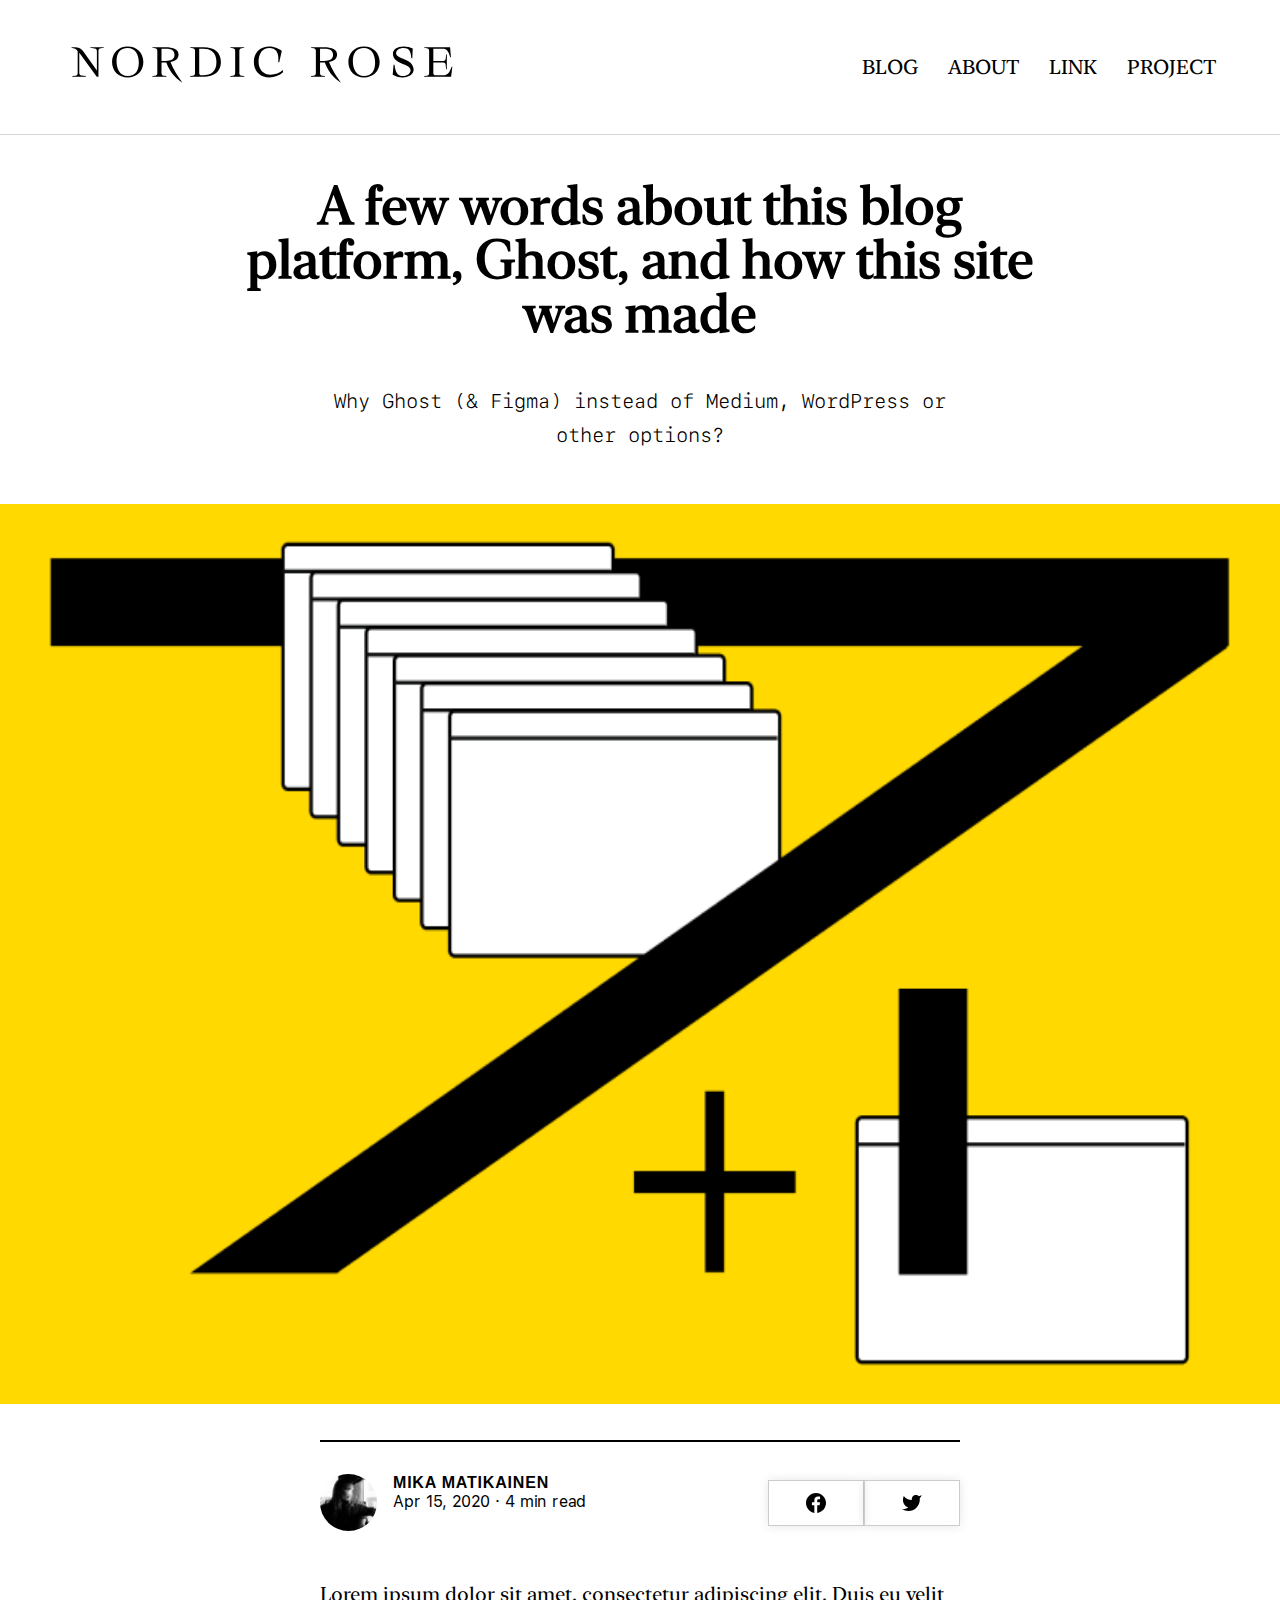
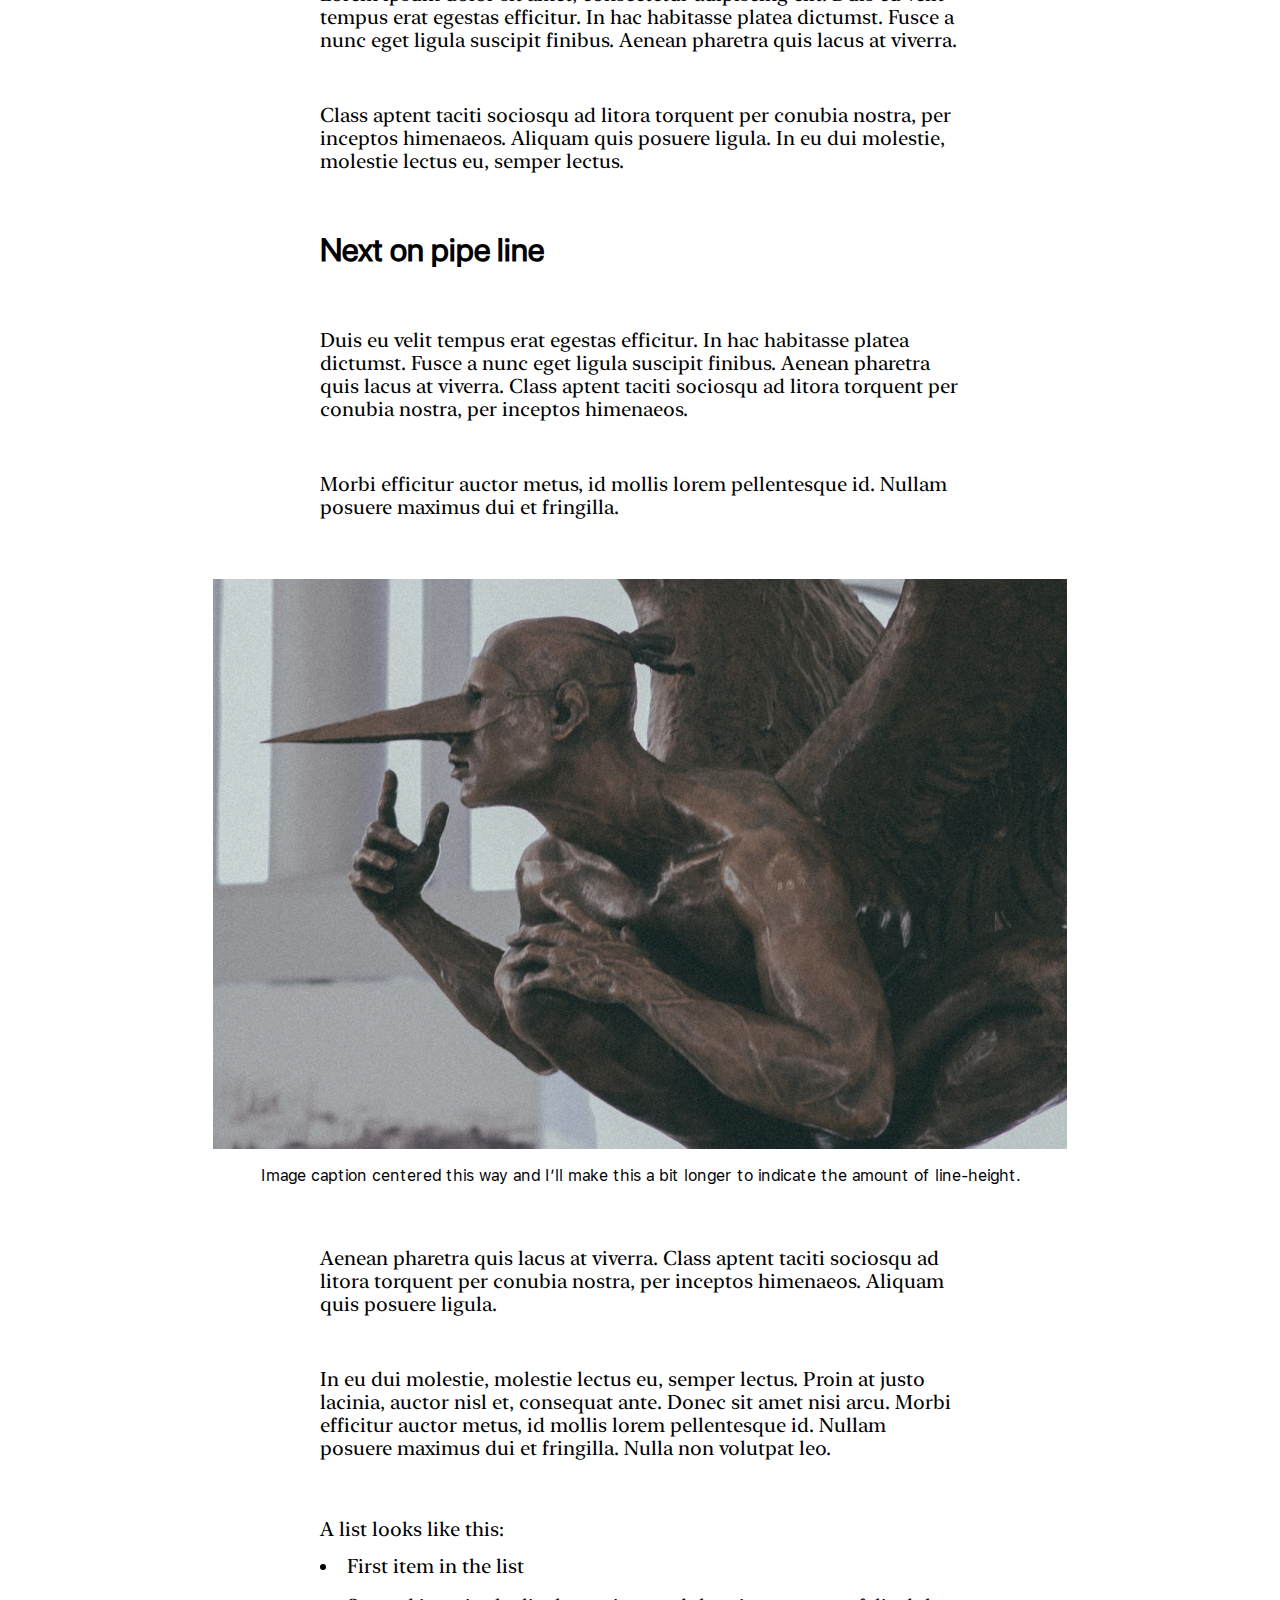
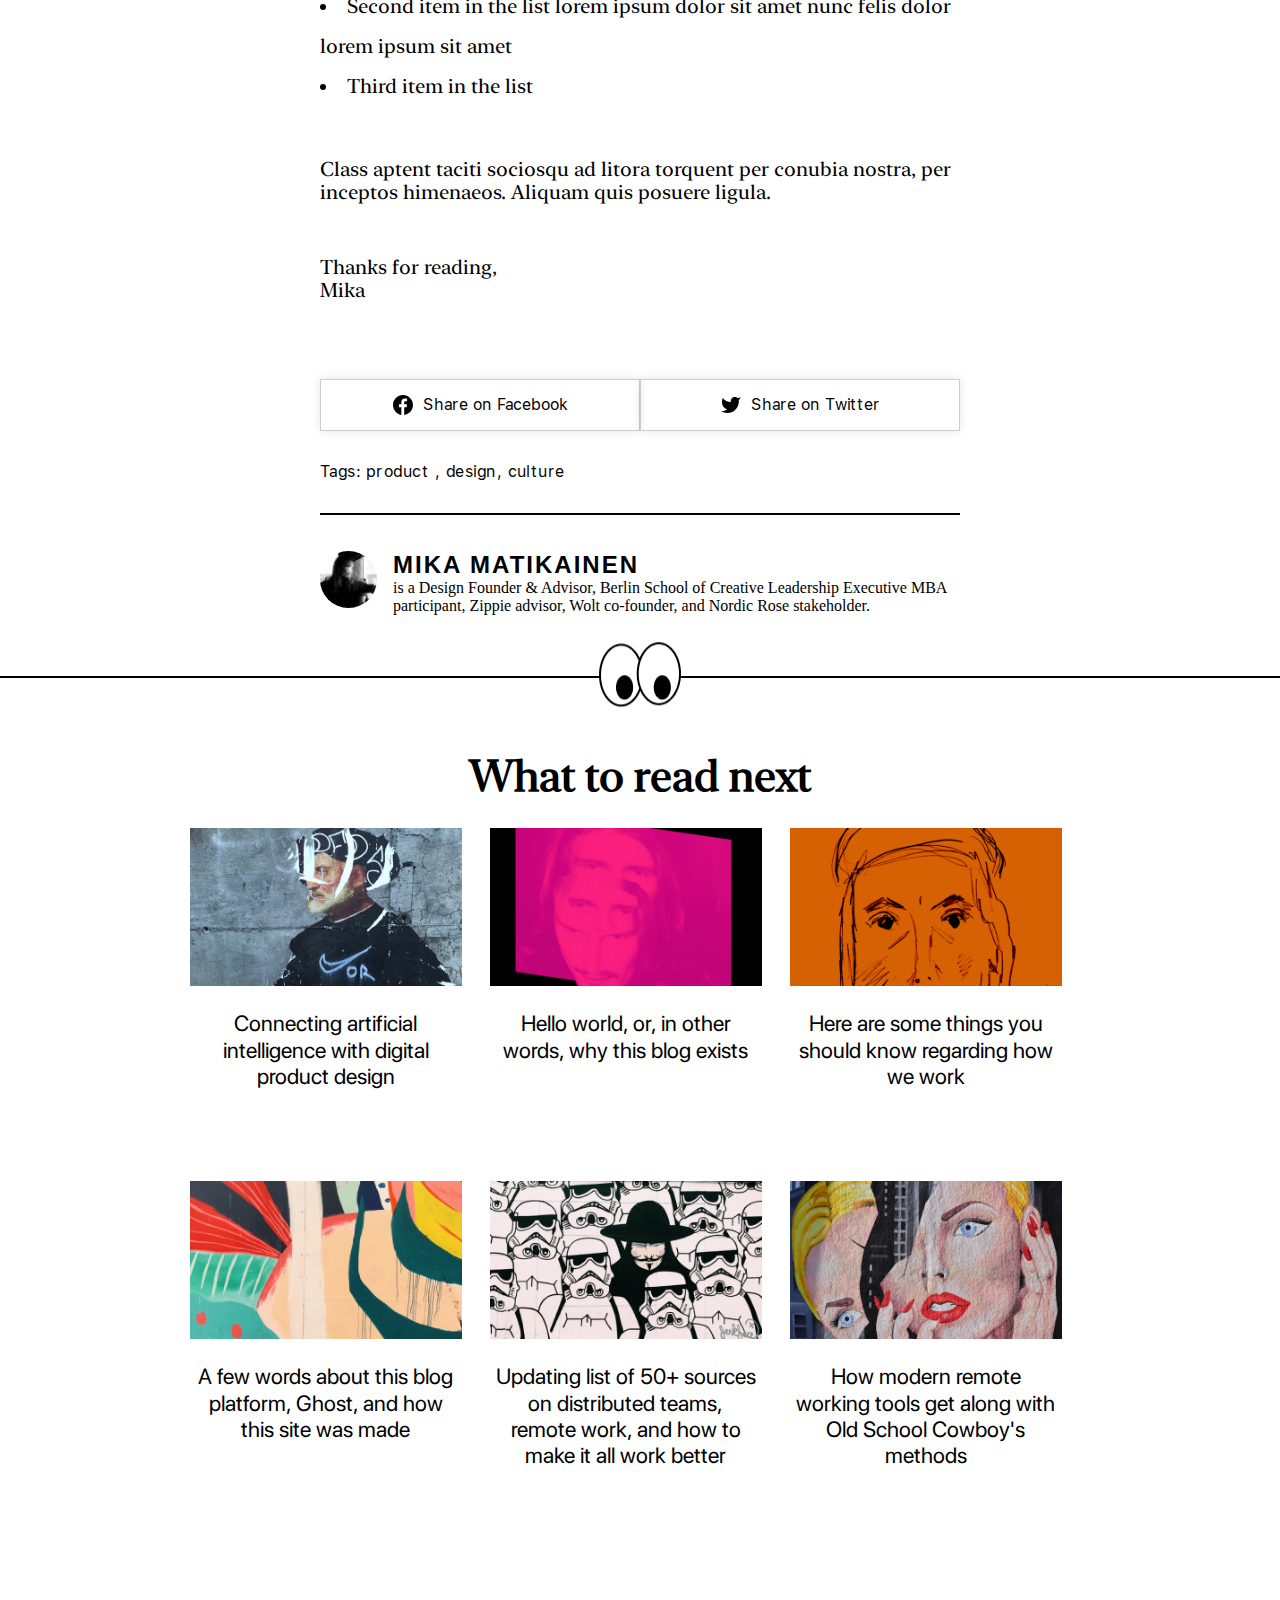
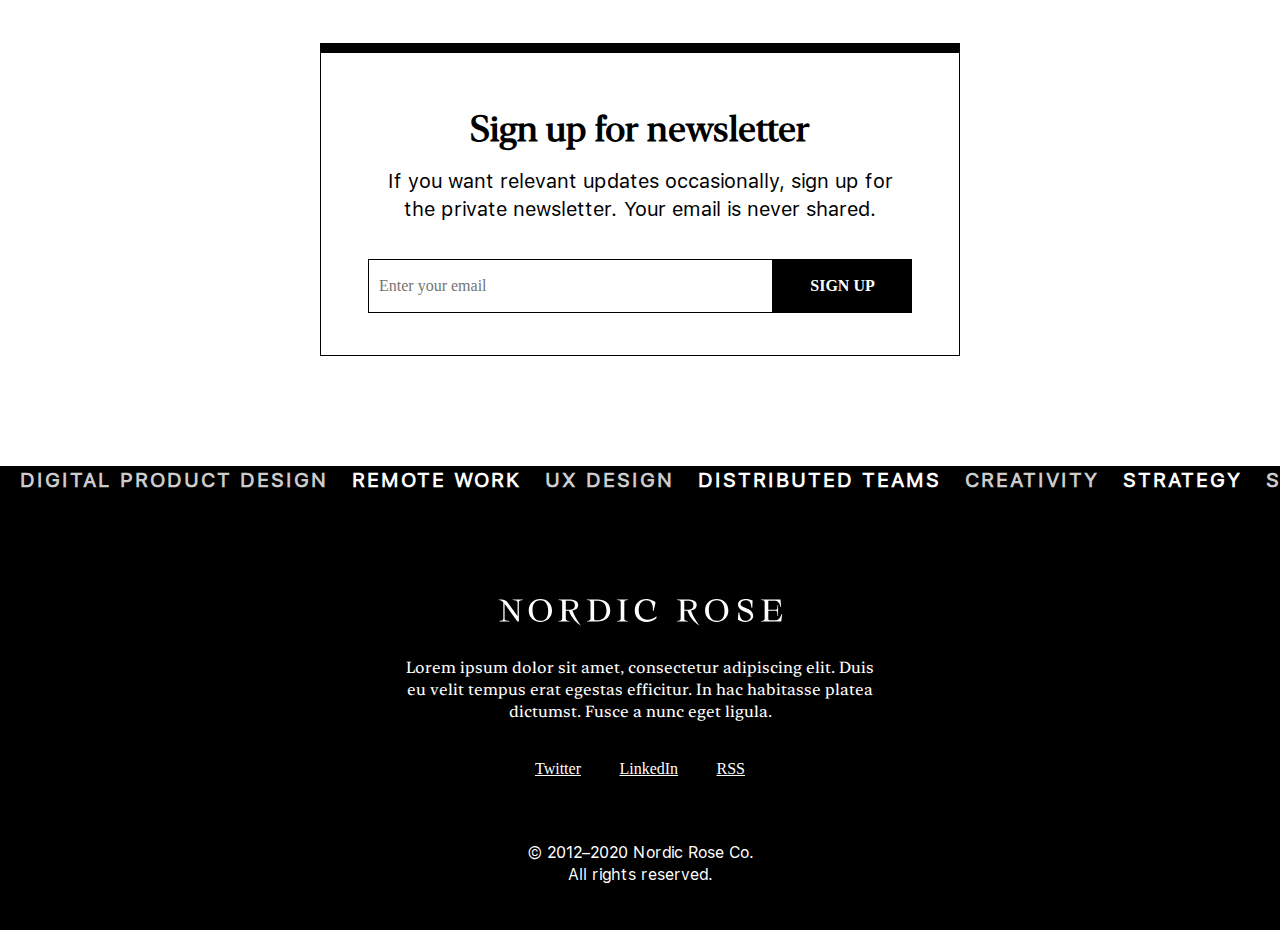
<file: index3.html>
<!DOCTYPE html>
<html lang="en">
  <head>
    <meta charset="UTF-8" />
    <meta name="viewport" content="width=device-width, initial-scale=1.0" />
    <title>Article</title>
    <link
      rel="stylesheet"
      href="https://cdnjs.cloudflare.com/ajax/libs/font-awesome/5.15.4/css/all.min.css"
      integrity="sha512-1ycn6IcaQQ40/MKBW2W4Rhis/DbILU74C1vSrLJxCq57o941Ym01SwNsOMqvEBFlcgUa6xLiPY/NS5R+E6ztJQ=="
      crossorigin="anonymous"
      referrerpolicy="no-referrer"
    />
    <link rel="stylesheet" href="./normalize.css" />
    <link rel="stylesheet" href="./style.css" />
  </head>
  <body>
    <header>
      <div id="brand">
        <svg
          id="brand1"
          xmlns="http://www.w3.org/2000/svg"
          width="397"
          height="39"
          viewBox="0 0 397 39"
          fill="none"
        >
          <path
            d="M1.46398 32H15.588V31.252L11.012 30.68C9.69198 30.504 8.72399 29.492 8.72399 28.128V7.05204L26.896 32H28.656V4.98404C28.656 3.66404 29.58 2.56404 30.9 2.38804L34.244 1.94804V1.20004H20.164V1.94804L24.74 2.52004C26.06 2.69604 27.028 3.70804 27.028 5.07204V25.4L12.772 5.55604C9.82399 1.42004 6.74398 1.20004 0.583984 1.20004V1.94804C3.26798 2.34404 5.90798 3.35604 7.05199 5.38004V28.216C7.05199 29.536 6.12798 30.636 4.80798 30.812L1.46398 31.252V32Z"
            fill="black"
          />
          <path
            d="M59.059 32.704C68.387 32.704 75.295 26.192 75.295 16.6C75.295 7.00804 68.387 0.540039 59.059 0.540039C49.7309 0.540039 42.779 7.00804 42.779 16.6C42.779 26.192 49.7309 32.704 59.059 32.704ZM59.103 31.164C51.007 31.164 47.443 24.168 47.443 15.588C47.443 7.58004 51.183 2.08004 59.015 2.08004C66.935 2.08004 70.587 8.94404 70.587 17.26C70.587 25.532 67.243 31.164 59.103 31.164Z"
            fill="black"
          />
          <path
            d="M98.3437 17.128H99.1357C103.668 29.668 111.412 35.3 115.856 38.072C109.608 29.536 106.396 23.904 103.536 16.732C108.904 15.808 111.852 13.3 111.852 8.94404C111.852 3.40004 106.836 1.20004 97.9037 1.20004H84.7037V1.94804L87.5197 2.30004C88.8397 2.47604 89.8077 3.48804 89.8077 4.85204V28.348C89.8077 29.712 88.8397 30.724 87.5197 30.9L84.7037 31.252V32H99.2677V31.252L96.4517 30.9C95.1317 30.724 94.1637 29.712 94.1637 28.348V17.128H98.3437ZM94.1637 2.74004H99.0037C104.988 2.74004 107.672 4.80804 107.672 9.16404C107.672 13.52 104.68 15.588 98.2997 15.588H94.1637V2.74004Z"
            fill="black"
          />
          <path
            d="M123.883 32H138.007C148.919 32 155.915 26.456 155.915 16.688C155.915 6.43604 148.919 1.20004 138.007 1.20004H123.883V1.94804L126.699 2.30004C128.019 2.47604 128.987 3.48804 128.987 4.85204V28.348C128.987 29.712 128.019 30.724 126.699 30.9L123.883 31.252V32ZM135.631 30.46C134.311 30.46 133.343 29.712 133.343 28.348V2.74004H137.655C144.343 2.74004 151.251 5.51204 151.251 16.688C151.251 27.028 145.135 30.46 137.655 30.46H135.631Z"
            fill="black"
          />
          <path
            d="M165.597 32H180.161V31.252L177.345 30.9C176.025 30.724 175.057 29.712 175.057 28.348V4.85204C175.057 3.48804 176.025 2.47604 177.345 2.30004L180.161 1.94804V1.20004H165.597V1.94804L168.413 2.30004C169.733 2.47604 170.701 3.48804 170.701 4.85204V28.348C170.701 29.712 169.733 30.724 168.413 30.9L165.597 31.252V32Z"
            fill="black"
          />
          <path
            d="M206.292 32.66C211.396 32.66 216.852 30.724 220.416 27.38V25.048C216.984 28.26 212.276 29.888 207.612 29.888C200.704 29.888 195.028 24.872 195.028 16.6C195.028 7.93204 198.988 2.08004 206.292 2.08004C213.596 2.08004 216.412 7.49204 215.444 16.996H216.5L219.14 5.24804C216.632 2.38804 209.812 0.540039 206.292 0.540039C196.656 0.540039 190.144 7.00804 190.144 16.6C190.144 26.236 196.7 32.66 206.292 32.66Z"
            fill="black"
          />
          <path
            d="M263.086 17.128H263.878C268.41 29.668 276.154 35.3 280.598 38.072C274.35 29.536 271.138 23.904 268.278 16.732C273.646 15.808 276.594 13.3 276.594 8.94404C276.594 3.40004 271.578 1.20004 262.646 1.20004H249.446V1.94804L252.262 2.30004C253.582 2.47604 254.55 3.48804 254.55 4.85204V28.348C254.55 29.712 253.582 30.724 252.262 30.9L249.446 31.252V32H264.01V31.252L261.194 30.9C259.874 30.724 258.906 29.712 258.906 28.348V17.128H263.086ZM258.906 2.74004H263.746C269.73 2.74004 272.414 4.80804 272.414 9.16404C272.414 13.52 269.422 15.588 263.042 15.588H258.906V2.74004Z"
            fill="black"
          />
          <path
            d="M304.608 32.704C313.936 32.704 320.844 26.192 320.844 16.6C320.844 7.00804 313.936 0.540039 304.608 0.540039C295.28 0.540039 288.328 7.00804 288.328 16.6C288.328 26.192 295.28 32.704 304.608 32.704ZM304.652 31.164C296.556 31.164 292.992 24.168 292.992 15.588C292.992 7.58004 296.732 2.08004 304.564 2.08004C312.484 2.08004 316.136 8.94404 316.136 17.26C316.136 25.532 312.792 31.164 304.652 31.164Z"
            fill="black"
          />
          <path
            d="M344.885 32.66C351.485 32.66 356.149 29.316 356.149 24.476C356.149 12.64 337.933 14.048 337.933 7.49204C337.933 4.36804 341.101 2.08004 345.809 2.08004C351.221 2.08004 353.245 4.98404 353.773 12.64H354.785L355.225 2.65204C352.629 1.50804 349.329 0.540039 345.809 0.540039C338.945 0.540039 334.677 3.62004 334.677 7.93204C334.677 19.416 352.981 17.612 352.981 25.136C352.981 28.656 349.373 31.12 345.325 31.12C339.649 31.12 337.361 28.084 336.305 19.372H335.293L334.413 29.8C337.449 31.472 340.265 32.66 344.885 32.66Z"
            fill="black"
          />
          <path
            d="M367.155 32H395.095L396.414 21.616H395.667C392.983 28.568 391.135 30.46 387.219 30.46H378.902C377.582 30.46 376.615 29.712 376.615 28.348V17.128H386.954C388.142 17.128 389.33 17.964 389.418 19.108L389.902 24.256H390.651V8.90004H389.902L389.418 13.608C389.286 14.796 388.142 15.588 386.954 15.588H376.615V2.74004H386.339C389.595 2.74004 392.41 4.28004 394.171 11.628H394.918L394.039 1.20004H367.155V1.94804L369.97 2.30004C371.29 2.47604 372.259 3.48804 372.259 4.85204V28.348C372.259 29.712 371.29 30.724 369.97 30.9L367.155 31.252V32Z"
            fill="black"
          />
        </svg>
        <svg
          id="brand2"
          xmlns="http://www.w3.org/2000/svg"
          width="217"
          height="20"
          viewBox="0 0 217 20"
          fill="none"
        >
          <path
            d="M0.477391 16.7644H8.21112V16.3658L5.72869 16.061C5.0126 15.9672 4.48747 15.4279 4.48747 14.7011V3.47011L14.3217 16.7644H15.3959V2.36811C15.3959 1.66471 15.8971 1.07855 16.6132 0.98476L18.4273 0.750293V0.3517H10.6936V0.750293L13.176 1.0551C13.8921 1.14889 14.4172 1.68816 14.4172 2.41501V12.8722L7.28021 3.02462C5.29904 0.304807 3.34174 0.3517 0 0.3517V0.750293C1.45604 0.961313 2.88821 1.50059 3.50882 2.57913V14.7479C3.50882 15.4513 3.00756 16.0375 2.29148 16.1313L0.477391 16.3658V16.7644Z"
            fill="black"
          />
          <path
            d="M31.883 17.1395C37.0388 17.1395 40.7863 13.6694 40.7863 8.55803C40.7863 3.44666 37.0388 0 31.883 0C26.7272 0 22.9558 3.44666 22.9558 8.55803C22.9558 13.6694 26.7272 17.1395 31.883 17.1395ZM31.9069 16.3189C27.6103 16.3189 25.8679 12.5909 25.8679 8.01876C25.8679 3.75147 27.7058 0.820634 31.8591 0.820634C36.0602 0.820634 37.8504 4.47831 37.8504 8.90973C37.8504 13.3177 36.2272 16.3189 31.9069 16.3189Z"
            fill="black"
          />
          <path
            d="M53.5049 8.83939H53.6958C56.1544 15.5217 60.5464 18.5229 62.9572 20C59.5677 15.4513 57.9685 12.4502 56.4408 8.62837C59.329 8.11254 60.8328 6.77608 60.8328 4.47831C60.8328 1.52403 58.2072 0.3517 53.2662 0.3517H45.795V0.750293L47.3227 0.937867C48.0387 1.03165 48.5639 1.57093 48.5639 2.29777V14.8183C48.5639 15.5451 48.0387 16.0844 47.3227 16.1782L45.795 16.3658V16.7644H54.1016V16.3658L52.574 16.1782C51.8579 16.0844 51.3327 15.5451 51.3327 14.8183V8.83939H53.5049ZM51.3327 1.17233H53.8629C57.0137 1.17233 58.3026 2.27433 58.3026 4.59554C58.3026 6.91676 56.8466 8.01876 53.481 8.01876H51.3327V1.17233Z"
            fill="black"
          />
          <path
            d="M67.492 16.7644H75.6554C81.5751 16.7644 85.3703 13.8101 85.3703 8.60492C85.3703 3.14185 81.5751 0.3517 75.6554 0.3517H67.492V0.750293L69.0197 0.937867C69.7358 1.03165 70.2609 1.57093 70.2609 2.29777V14.8183C70.2609 15.5451 69.7358 16.0844 69.0197 16.1782L67.492 16.3658V16.7644ZM74.271 15.9437C73.5549 15.9437 73.0298 15.5451 73.0298 14.8183V1.17233H75.2735C78.8062 1.17233 82.4821 2.64947 82.4821 8.60492C82.4821 14.1149 79.2359 15.9437 75.2735 15.9437H74.271Z"
            fill="black"
          />
          <path
            d="M90.611 16.7644H98.9176V16.3658L97.3899 16.1782C96.6739 16.0844 96.1487 15.5451 96.1487 14.8183V2.29777C96.1487 1.57093 96.6739 1.03165 97.3899 0.937867L98.9176 0.750293V0.3517H90.611V0.750293L92.1386 0.937867C92.8547 1.03165 93.3799 1.57093 93.3799 2.29777V14.8183C93.3799 15.5451 92.8547 16.0844 92.1386 16.1782L90.611 16.3658V16.7644Z"
            fill="black"
          />
          <path
            d="M113.088 17.1161C115.857 17.1161 118.817 16.0844 120.75 14.3025V12.8957C118.888 14.6073 116.334 15.4748 113.804 15.4748C110.152 15.4748 107.168 12.966 107.168 8.55803C107.168 3.93904 109.221 0.820634 113.088 0.820634C116.573 0.820634 118.411 3.70457 117.981 8.76905H118.626L120.058 2.50879C118.697 0.98476 114.997 0 113.088 0C107.693 0 104.161 3.44666 104.161 8.55803C104.161 13.6928 107.741 17.1161 113.088 17.1161Z"
            fill="black"
          />
          <path
            d="M144.228 8.83939H144.419C146.877 15.5217 151.269 18.5229 153.68 20C150.291 15.4513 148.691 12.4502 147.164 8.62837C150.052 8.11254 151.556 6.77608 151.556 4.47831C151.556 1.52403 148.93 0.3517 143.989 0.3517H136.518V0.750293L138.046 0.937867C138.762 1.03165 139.287 1.57093 139.287 2.29777V14.8183C139.287 15.5451 138.762 16.0844 138.046 16.1782L136.518 16.3658V16.7644H144.824V16.3658L143.297 16.1782C142.581 16.0844 142.056 15.5451 142.056 14.8183V8.83939H144.228ZM142.056 1.17233H144.586C147.737 1.17233 149.026 2.27433 149.026 4.59554C149.026 6.91676 147.569 8.01876 144.204 8.01876H142.056V1.17233Z"
            fill="black"
          />
          <path
            d="M166.886 17.1395C172.042 17.1395 175.789 13.6694 175.789 8.55803C175.789 3.44666 172.042 0 166.886 0C161.73 0 157.959 3.44666 157.959 8.55803C157.959 13.6694 161.73 17.1395 166.886 17.1395ZM166.91 16.3189C162.613 16.3189 160.871 12.5909 160.871 8.01876C160.871 3.75147 162.709 0.820634 166.862 0.820634C171.063 0.820634 172.853 4.47831 172.853 8.90973C172.853 13.3177 171.23 16.3189 166.91 16.3189Z"
            fill="black"
          />
          <path
            d="M188.736 17.1161C192.316 17.1161 194.846 15.3341 194.846 12.755C194.846 6.28371 185.131 6.94021 185.131 3.70457C185.131 2.03986 186.683 0.820634 189.237 0.820634C191.934 0.820634 193.199 2.57913 193.462 6.44783H194.106L194.345 1.12544C192.937 0.515827 191.146 0 189.237 0C185.513 0 183.198 1.64127 183.198 3.93904C183.198 10.2462 192.937 9.35522 192.937 13.1067C192.937 14.9824 191.17 16.2954 188.974 16.2954C186.134 16.2954 184.702 14.3728 184.176 10.0352H183.532L183.055 15.592C184.702 16.483 186.229 17.1161 188.736 17.1161Z"
            fill="black"
          />
          <path
            d="M200.816 16.7644H216.284L217 11.2309H216.594C215.138 14.9355 213.873 15.9437 211.749 15.9437H207.595C206.879 15.9437 206.354 15.5451 206.354 14.8183V8.83939H211.868C212.513 8.83939 213.157 9.28488 213.205 9.89449L213.467 12.6377H213.873V4.45487H213.467L213.205 6.96366C213.133 7.59672 212.513 8.01876 211.868 8.01876H206.354V1.17233H211.271C213.038 1.17233 214.828 1.99297 215.783 5.90856H216.188L215.711 0.3517H200.816V0.750293L202.344 0.937867C203.06 1.03165 203.585 1.57093 203.585 2.29777V14.8183C203.585 15.5451 203.06 16.0844 202.344 16.1782L200.816 16.3658V16.7644Z"
            fill="black"
          />
        </svg>
      </div>
      <nav>
        <ul>
          <li><a href="#">Blog</a></li>
          <li><a href="#">About</a></li>
          <li><a href="#">Link</a></li>
          <li><a href="#">Project</a></li>
        </ul>
      </nav>

      <div id="menu-icon">
        <i class="fas fa-bars"></i>
      </div>
    </header>

    <section class="intro-content" id="intro2">
      <h1>
        A few words about this blog platform, Ghost, and how this site was made
      </h1>
      <p>Why Ghost (& Figma) instead of Medium, WordPress or other options?</p>
    </section>

    <img id="intro-img2" src="./img/image 2.png" alt="" />

    <section id="article-content2">
      <div class="line"></div>
      <div class="article-subcontent1">
        <div id="account">
          <div class="acc-content">
            <img src="./img/image 3.png" alt="" />
            <div class="name">
              <h2>Mika Matikainen</h2>
              <p>Apr 15, 2020 · 4 min read</p>
            </div>
          </div>

          <div class="share">
            <div class="icon fb">
              <svg
                xmlns="http://www.w3.org/2000/svg"
                width="20"
                height="20"
                viewBox="0 0 20 20"
                fill="none"
              >
                <g clip-path="url(#clip0_5_3)">
                  <path
                    d="M10.0001 0.041626C4.47724 0.041626 0 4.51886 0 10.0417C0 14.995 3.60522 19.0972 8.33225 19.8916V12.128H5.91994V9.33417H8.33225V7.27413C8.33225 4.88389 9.79213 3.58135 11.9247 3.58135C12.9461 3.58135 13.8238 3.65746 14.0786 3.69098V6.18942L12.5995 6.19013C11.44 6.19013 11.2165 6.74102 11.2165 7.54969V9.33274H13.9832L13.6223 12.1265H11.2165V19.9584C16.1642 19.3562 20 15.1495 20 10.0388C20 4.51886 15.5228 0.041626 10.0001 0.041626Z"
                    fill="#010002"
                  />
                </g>
                <defs>
                  <clipPath id="clip0_5_3">
                    <rect width="20" height="20" fill="white" />
                  </clipPath>
                </defs>
              </svg>
            </div>
            <div class="icon tw">
              <svg
                xmlns="http://www.w3.org/2000/svg"
                width="20"
                height="16"
                viewBox="0 0 20 16"
                fill="none"
              >
                <path
                  d="M19.6169 0.00896646C18.763 0.611275 17.8176 1.07195 16.8171 1.37324C16.28 0.755757 15.5663 0.318104 14.7725 0.119469C13.9786 -0.0791667 13.1429 -0.0292013 12.3784 0.262607C11.6138 0.554416 10.9573 1.07399 10.4977 1.75105C10.0381 2.42812 9.7975 3.23001 9.80847 4.04827V4.93995C8.24146 4.98058 6.68873 4.63305 5.28855 3.92829C3.88838 3.22354 2.68424 2.18345 1.78336 0.900645C1.78336 0.900645 -1.78336 8.92575 6.24175 12.4925C4.40536 13.739 2.21775 14.364 0 14.2758C8.02511 18.7342 17.8336 14.2758 17.8336 4.02152C17.8328 3.77315 17.8089 3.52539 17.7622 3.28143C18.6723 2.38395 19.3145 1.25082 19.6169 0.00896646Z"
                  fill="black"
                />
              </svg>
            </div>
            <div class="icon call">
              <svg
                xmlns="http://www.w3.org/2000/svg"
                width="20"
                height="20"
                viewBox="0 0 20 20"
                fill="none"
              >
                <path
                  d="M17.077 2.928C15.191 1.041 12.683 0.001 10.011 0C4.505 0 0.0240001 4.479 0.0220001 9.985C0.0210001 11.745 0.481 13.463 1.355 14.977L0 20L5.233 18.763C6.692 19.559 8.334 19.978 10.006 19.979H10.01C15.515 19.979 19.996 15.499 19.999 9.994C20.001 7.325 18.963 4.816 17.077 2.928ZM14.898 13.554C14.69 14.137 13.671 14.699 13.213 14.74C12.755 14.782 12.326 14.947 10.218 14.116C7.681 13.116 6.079 10.515 5.955 10.349C5.83 10.182 4.936 8.996 4.936 7.768C4.936 6.54 5.581 5.936 5.81 5.687C6.039 5.437 6.309 5.375 6.476 5.375C6.642 5.375 6.809 5.375 6.954 5.381C7.132 5.388 7.329 5.397 7.516 5.812C7.738 6.306 8.223 7.54 8.285 7.665C8.347 7.79 8.389 7.936 8.306 8.102C8.223 8.268 8.181 8.372 8.057 8.518C7.932 8.664 7.795 8.843 7.683 8.955C7.558 9.079 7.428 9.215 7.573 9.464C7.719 9.714 8.219 10.531 8.961 11.192C9.915 12.042 10.718 12.305 10.968 12.431C11.218 12.556 11.363 12.535 11.509 12.368C11.655 12.202 12.133 11.64 12.299 11.39C12.465 11.14 12.632 11.182 12.861 11.265C13.09 11.348 14.317 11.952 14.566 12.077C14.816 12.202 14.982 12.264 15.044 12.368C15.106 12.471 15.106 12.971 14.898 13.554Z"
                  fill="black"
                />
              </svg>
            </div>
          </div>
        </div>

        <p class="text">
          Lorem ipsum dolor sit amet, consectetur adipiscing elit. Duis eu velit
          tempus erat egestas efficitur. In hac habitasse platea dictumst. Fusce
          a nunc eget ligula suscipit finibus. Aenean pharetra quis lacus at
          viverra.
        </p>

        <p class="text">
          Class aptent taciti sociosqu ad litora torquent per conubia nostra,
          per inceptos himenaeos. Aliquam quis posuere ligula. In eu dui
          molestie, molestie lectus eu, semper lectus.
        </p>

        <h1>Next on pipe line</h1>

        <p class="text">
          Duis eu velit tempus erat egestas efficitur. In hac habitasse platea
          dictumst. Fusce a nunc eget ligula suscipit finibus. Aenean pharetra
          quis lacus at viverra. Class aptent taciti sociosqu ad litora torquent
          per conubia nostra, per inceptos himenaeos.
        </p>
        <p class="text">
          Morbi efficitur auctor metus, id mollis lorem pellentesque id. Nullam
          posuere maximus dui et fringilla.
        </p>
      </div>

      <div class="article-subcontent2">
        <figure>
          <img src="./img/Rectangle 8.png" alt="" />
          <figcaption>
            Image caption centered this way and I’ll make this a bit longer to
            indicate the amount of line-height.
          </figcaption>
        </figure>
      </div>

      <div class="article-subcontent1">
        <div class="text">
          Aenean pharetra quis lacus at viverra. Class aptent taciti sociosqu ad
          litora torquent per conubia nostra, per inceptos himenaeos. Aliquam
          quis posuere ligula.
        </div>

        <div class="text">
          In eu dui molestie, molestie lectus eu, semper lectus. Proin at justo
          lacinia, auctor nisl et, consequat ante. Donec sit amet nisi arcu.
          Morbi efficitur auctor metus, id mollis lorem pellentesque id. Nullam
          posuere maximus dui et fringilla. Nulla non volutpat leo.
        </div>

        <ul>
          A list looks like this:
          <li>First item in the list</li>
          <li>
            Second item in the list lorem ipsum dolor sit amet nunc felis dolor
            lorem ipsum sit amet
          </li>
          <li>Third item in the list</li>
        </ul>

        <p class="text">
          Class aptent taciti sociosqu ad litora torquent per conubia nostra,
          per inceptos himenaeos. Aliquam quis posuere ligula.
        </p>

        <p class="text">
          Thanks for reading,
          <br />
          Mika
        </p>
      </div>

      <div class="share">
        <div class="icon fb">
          <svg
            xmlns="http://www.w3.org/2000/svg"
            width="20"
            height="20"
            viewBox="0 0 20 20"
            fill="none"
          >
            <g clip-path="url(#clip0_5_3)">
              <path
                d="M10.0001 0.041626C4.47724 0.041626 0 4.51886 0 10.0417C0 14.995 3.60522 19.0972 8.33225 19.8916V12.128H5.91994V9.33417H8.33225V7.27413C8.33225 4.88389 9.79213 3.58135 11.9247 3.58135C12.9461 3.58135 13.8238 3.65746 14.0786 3.69098V6.18942L12.5995 6.19013C11.44 6.19013 11.2165 6.74102 11.2165 7.54969V9.33274H13.9832L13.6223 12.1265H11.2165V19.9584C16.1642 19.3562 20 15.1495 20 10.0388C20 4.51886 15.5228 0.041626 10.0001 0.041626Z"
                fill="#010002"
              />
            </g>
            <defs>
              <clipPath id="clip0_5_3">
                <rect width="20" height="20" fill="white" />
              </clipPath>
            </defs>
          </svg>
          <span>Share on Facebook</span>
        </div>

        <div class="icon twt">
          <svg
            xmlns="http://www.w3.org/2000/svg"
            width="20"
            height="16"
            viewBox="0 0 20 16"
            fill="none"
          >
            <path
              d="M19.6169 0.00896646C18.763 0.611275 17.8176 1.07195 16.8171 1.37324C16.28 0.755757 15.5663 0.318104 14.7725 0.119469C13.9786 -0.0791667 13.1429 -0.0292013 12.3784 0.262607C11.6138 0.554416 10.9573 1.07399 10.4977 1.75105C10.0381 2.42812 9.7975 3.23001 9.80847 4.04827V4.93995C8.24146 4.98058 6.68873 4.63305 5.28855 3.92829C3.88838 3.22354 2.68424 2.18345 1.78336 0.900645C1.78336 0.900645 -1.78336 8.92575 6.24175 12.4925C4.40536 13.739 2.21775 14.364 0 14.2758C8.02511 18.7342 17.8336 14.2758 17.8336 4.02152C17.8328 3.77315 17.8089 3.52539 17.7622 3.28143C18.6723 2.38395 19.3145 1.25082 19.6169 0.00896646Z"
              fill="black"
            />
          </svg>
          <span>Share on Twitter</span>
        </div>

        <div class="icon call">
          <svg
            xmlns="http://www.w3.org/2000/svg"
            width="20"
            height="20"
            viewBox="0 0 20 20"
            fill="none"
          >
            <path
              d="M17.077 2.928C15.191 1.041 12.683 0.001 10.011 0C4.505 0 0.0240001 4.479 0.0220001 9.985C0.0210001 11.745 0.481 13.463 1.355 14.977L0 20L5.233 18.763C6.692 19.559 8.334 19.978 10.006 19.979H10.01C15.515 19.979 19.996 15.499 19.999 9.994C20.001 7.325 18.963 4.816 17.077 2.928ZM14.898 13.554C14.69 14.137 13.671 14.699 13.213 14.74C12.755 14.782 12.326 14.947 10.218 14.116C7.681 13.116 6.079 10.515 5.955 10.349C5.83 10.182 4.936 8.996 4.936 7.768C4.936 6.54 5.581 5.936 5.81 5.687C6.039 5.437 6.309 5.375 6.476 5.375C6.642 5.375 6.809 5.375 6.954 5.381C7.132 5.388 7.329 5.397 7.516 5.812C7.738 6.306 8.223 7.54 8.285 7.665C8.347 7.79 8.389 7.936 8.306 8.102C8.223 8.268 8.181 8.372 8.057 8.518C7.932 8.664 7.795 8.843 7.683 8.955C7.558 9.079 7.428 9.215 7.573 9.464C7.719 9.714 8.219 10.531 8.961 11.192C9.915 12.042 10.718 12.305 10.968 12.431C11.218 12.556 11.363 12.535 11.509 12.368C11.655 12.202 12.133 11.64 12.299 11.39C12.465 11.14 12.632 11.182 12.861 11.265C13.09 11.348 14.317 11.952 14.566 12.077C14.816 12.202 14.982 12.264 15.044 12.368C15.106 12.471 15.106 12.971 14.898 13.554Z"
              fill="black"
            />
          </svg>
        </div>
      </div>

      <div id="tag">Tags: product , design, culture</div>

      <div id="account-info">
        <div class="acc-content">
          <img src="./img/image 3.png" alt="" />
          <div class="name">
            <h2>Mika Matikainen</h2>
            <span
              >is a Design Founder & Advisor, Berlin School of Creative
              Leadership Executive MBA participant, Zippie advisor, Wolt
              co-founder, and Nordic Rose stakeholder.
            </span>
          </div>
        </div>
      </div>
    </section>

    <div id="border-line">
      <div id="eye">
        <img src="./img/Group 10.png" alt="" />
      </div>
    </div>

    <section id="article-content3">
      <h1>What to read next</h1>
      <div id="article-list">
        <div class="artc">
          <img src="./img/Rectangle 12 (1).png" alt="" />
          <p>Connecting artificial intelligence with digital product design</p>
        </div>
        <div class="artc">
          <img src="./img/Rectangle 12.png" alt="" />
          <p>Hello world, or, in other words, why this blog exists</p>
        </div>
        <div class="artc">
          <img src="./img/Rectangle 13 (1).png" alt="" />
          <p>Here are some things you should know regarding how we work</p>
        </div>
        <div class="artc">
          <img src="./img/Rectangle 13 (2).png" alt="" />
          <p>
            A few words about this blog platform, Ghost, and how this site was
            made
          </p>
        </div>
        <div class="artc">
          <img src="./img/Rectangle 15.png" alt="" />
          <p>
            Updating list of 50+ sources on distributed teams, remote work, and
            how to make it all work better
          </p>
        </div>
        <div class="artc">
          <img src="./img/Rectangle 14.png" alt="" />
          <p>
            How modern remote working tools get along with Old School Cowboy's
            methods
          </p>
        </div>
      </div>
    </section>

    <section id="signup">
      <h1>Sign up for newsletter</h1>
      <p>
        If you want relevant updates occasionally, sign up for the private
        newsletter. Your email is never shared.
      </p>
      <form action="">
        <input
          type="text"
          id="fname"
          name="Email"
          placeholder="Enter your email"
        />
        <input type="submit" value="SIGN UP" />
      </form>
    </section>

    <footer>
      <div id="info-content">
        <div>Digital product design</div>
        <div>remote work</div>
        <div>ux design</div>
        <div>distributed teams</div>
        <div>creativity</div>
        <div>strategy</div>
        <div>suspense</div>
        <div>growth</div>
      </div>
      <div id="more-content">
        <div>
          <svg
            id="nordric-rose"
            xmlns="http://www.w3.org/2000/svg"
            width="292"
            height="28"
            viewBox="0 0 292 28"
            fill="none"
          >
            <path
              d="M1.18565 23H11.5537V22.456L8.22565 22.04C7.26565 21.912 6.56165 21.176 6.56165 20.184V4.856L19.7457 23H21.1857V3.352C21.1857 2.39199 21.8577 1.592 22.8177 1.46399L25.2497 1.144V0.599995H14.8817V1.144L18.2097 1.56C19.1697 1.688 19.8737 2.424 19.8737 3.41599V17.688L10.3057 4.248C7.64966 0.535995 5.02565 0.599995 0.545654 0.599995V1.144C2.49765 1.432 4.41765 2.168 5.24965 3.64V20.248C5.24965 21.208 4.57765 22.008 3.61765 22.136L1.18565 22.456V23Z"
              fill="white"
            />
            <path
              d="M43.2887 23.512C50.2007 23.512 55.2247 18.776 55.2247 11.8C55.2247 4.824 50.2007 0.119995 43.2887 0.119995C36.3767 0.119995 31.3207 4.824 31.3207 11.8C31.3207 18.776 36.3767 23.512 43.2887 23.512ZM43.3207 22.392C37.5607 22.392 35.2247 17.304 35.2247 11.064C35.2247 5.24 37.6887 1.24 43.2567 1.24C48.8887 1.24 51.2887 6.23199 51.2887 12.28C51.2887 18.296 49.1127 22.392 43.3207 22.392Z"
              fill="white"
            />
            <path
              d="M72.2754 12.184H72.5314C75.8274 21.304 81.7154 25.4 84.9474 27.416C80.4034 21.208 78.2594 17.112 76.2114 11.896C80.0834 11.192 82.0994 9.368 82.0994 6.23199C82.0994 2.2 78.5794 0.599995 71.9554 0.599995H61.9394V1.144L63.9874 1.4C64.9474 1.528 65.6514 2.264 65.6514 3.25599V20.344C65.6514 21.336 64.9474 22.072 63.9874 22.2L61.9394 22.456V23H73.0754V22.456L71.0274 22.2C70.0674 22.072 69.3634 21.336 69.3634 20.344V12.184H72.2754ZM69.3634 1.72H72.7554C76.9794 1.72 78.7074 3.224 78.7074 6.39199C78.7074 9.56 76.7554 11.064 72.2434 11.064H69.3634V1.72Z"
              fill="white"
            />
            <path
              d="M91.0269 23H101.971C109.907 23 114.995 18.968 114.995 11.864C114.995 4.40799 109.907 0.599995 101.971 0.599995H91.0269V1.144L93.0749 1.4C94.0349 1.528 94.7389 2.264 94.7389 3.25599V20.344C94.7389 21.336 94.0349 22.072 93.0749 22.2L91.0269 22.456V23ZM100.115 21.88C99.1549 21.88 98.4509 21.336 98.4509 20.344V1.72H101.459C106.195 1.72 111.123 3.73599 111.123 11.864C111.123 19.384 106.771 21.88 101.459 21.88H100.115Z"
              fill="white"
            />
            <path
              d="M122.021 23H133.157V22.456L131.109 22.2C130.149 22.072 129.445 21.336 129.445 20.344V3.25599C129.445 2.264 130.149 1.528 131.109 1.4L133.157 1.144V0.599995H122.021V1.144L124.069 1.4C125.029 1.528 125.733 2.264 125.733 3.25599V20.344C125.733 21.336 125.029 22.072 124.069 22.2L122.021 22.456V23Z"
              fill="white"
            />
            <path
              d="M152.154 23.48C155.866 23.48 159.834 22.072 162.426 19.64V17.72C159.93 20.056 156.506 21.24 153.114 21.24C148.218 21.24 144.218 17.816 144.218 11.8C144.218 5.49599 146.97 1.24 152.154 1.24C156.826 1.24 159.29 5.17599 158.714 12.088H159.578L161.498 3.54399C159.674 1.46399 154.714 0.119995 152.154 0.119995C144.922 0.119995 140.186 4.824 140.186 11.8C140.186 18.808 144.986 23.48 152.154 23.48Z"
              fill="white"
            />
            <path
              d="M193.9 12.184H194.156C197.452 21.304 203.34 25.4 206.572 27.416C202.028 21.208 199.884 17.112 197.836 11.896C201.708 11.192 203.724 9.368 203.724 6.23199C203.724 2.2 200.204 0.599995 193.58 0.599995H183.564V1.144L185.612 1.4C186.572 1.528 187.276 2.264 187.276 3.25599V20.344C187.276 21.336 186.572 22.072 185.612 22.2L183.564 22.456V23H194.7V22.456L192.652 22.2C191.692 22.072 190.988 21.336 190.988 20.344V12.184H193.9ZM190.988 1.72H194.38C198.604 1.72 200.332 3.224 200.332 6.39199C200.332 9.56 198.38 11.064 193.868 11.064H190.988V1.72Z"
              fill="white"
            />
            <path
              d="M224.276 23.512C231.188 23.512 236.212 18.776 236.212 11.8C236.212 4.824 231.188 0.119995 224.276 0.119995C217.364 0.119995 212.308 4.824 212.308 11.8C212.308 18.776 217.364 23.512 224.276 23.512ZM224.308 22.392C218.548 22.392 216.212 17.304 216.212 11.064C216.212 5.24 218.676 1.24 224.244 1.24C229.876 1.24 232.276 6.23199 232.276 12.28C232.276 18.296 230.1 22.392 224.308 22.392Z"
              fill="white"
            />
            <path
              d="M253.568 23.48C258.368 23.48 261.76 21.048 261.76 17.528C261.76 8.696 248.736 9.592 248.736 5.17599C248.736 2.904 250.816 1.24 254.24 1.24C257.856 1.24 259.552 3.63999 259.904 8.91999H260.768L261.088 1.65599C259.2 0.823996 256.8 0.119995 254.24 0.119995C249.248 0.119995 246.144 2.35999 246.144 5.49599C246.144 14.104 259.2 12.888 259.2 18.008C259.2 20.568 256.832 22.36 253.888 22.36C250.08 22.36 248.16 19.736 247.456 13.816H246.592L245.952 21.4C248.16 22.616 250.208 23.48 253.568 23.48Z"
              fill="white"
            />
            <path
              d="M269.764 23H290.5L291.46 15.448H290.916C288.964 20.504 287.268 21.88 284.42 21.88H278.852C277.892 21.88 277.188 21.336 277.188 20.344V12.184H284.58C285.444 12.184 286.308 12.792 286.372 13.624L286.724 17.368H287.268V6.2H286.724L286.372 9.624C286.276 10.488 285.444 11.064 284.58 11.064H277.188V1.72H283.78C286.148 1.72 288.548 2.83999 289.828 8.18399H290.372L289.732 0.599995H269.764V1.144L271.812 1.4C272.772 1.528 273.476 2.264 273.476 3.25599V20.344C273.476 21.336 272.772 22.072 271.812 22.2L269.764 22.456V23Z"
              fill="white"
            />
          </svg>
        </div>

        <p>
          Lorem ipsum dolor sit amet, consectetur adipiscing elit. Duis eu velit
          tempus erat egestas efficitur. In hac habitasse platea dictumst. Fusce
          a nunc eget ligula.
        </p>

        <ul id="social-page">
          <li><a href="">Twitter</a></li>
          <li><a href="">LinkedIn</a></li>
          <li><a href="">RSS</a></li>
        </ul>

        <p id="copy-right">
          © 2012–2020 Nordic Rose Co. <br />
          All rights reserved.
        </p>
      </div>
    </footer>
  </body>
</html>
</file>
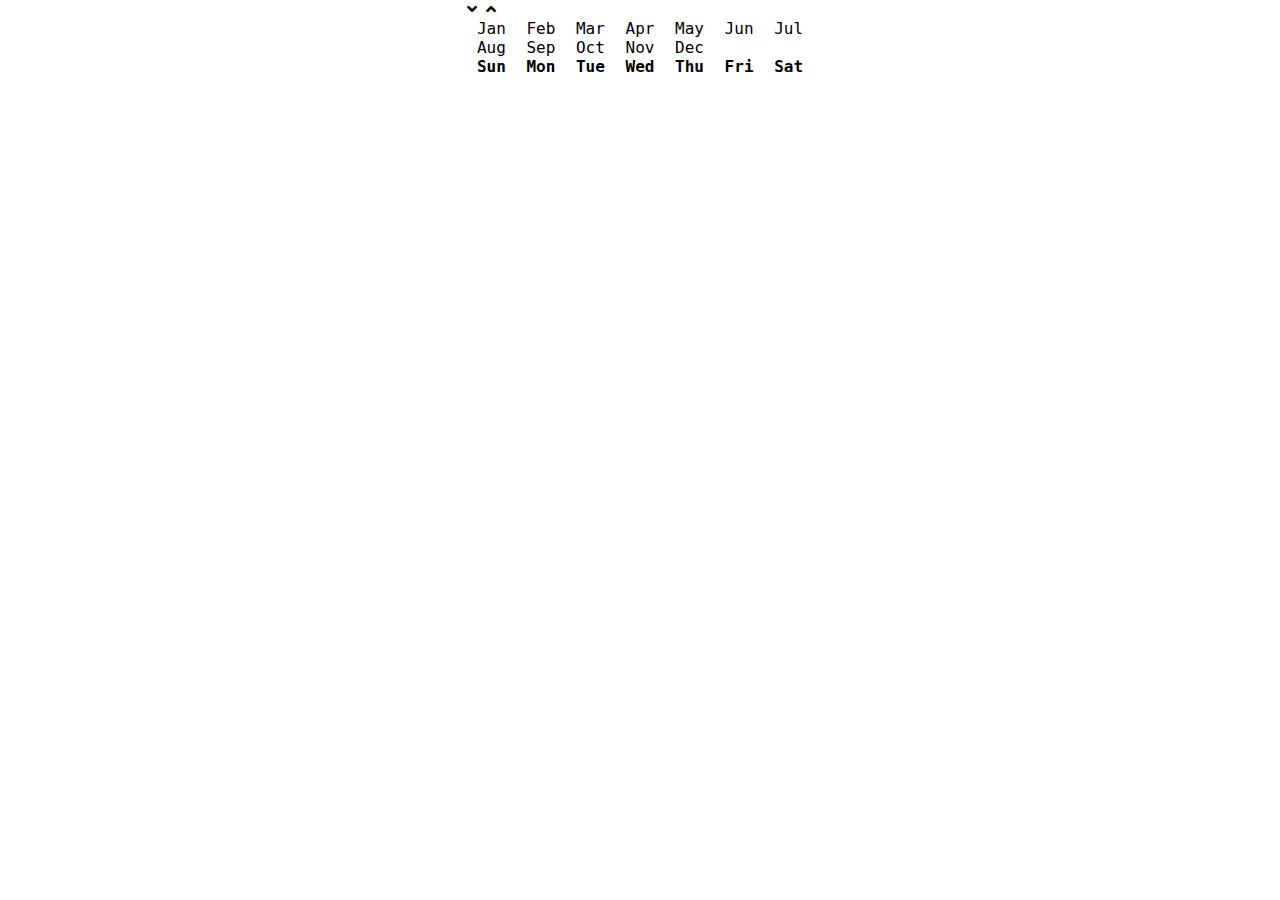
<file: calendar/calendar.html>
<!DOCTYPE html>
<html lang="en">
  <head>
    <meta charset="UTF-8" />
    <meta name="viewport" content="width=device-width, initial-scale=1.0" />
    <title>Calendar</title>
    <link rel="stylesheet" href="./calendar.css" />
    <link
      rel="stylesheet"
      href="https://cdnjs.cloudflare.com/ajax/libs/font-awesome/5.13.0/css/all.min.css"
    />
    <link
      href="https://fonts.googleapis.com/css2?family=Quicksand:wght@300;400;500;600;700&display=swap"
      rel="stylesheet"
    />
  </head>
  <body>
    <div class="container">
      <div class="calendar">
        <div class="header">
          <div class="current-date">
            <h2 id="current-year-select"></h2>
            <h1 id="current-month-select"></h1>
            <p></p>
          </div>
          <div id="icons">
            <span id="previous"><i class="fas fa-angle-down"></i></span>
            <span id="next"><i class="fas fa-angle-up"></i></span>
          </div>
        </div>

        <div id="year-popup" class="popup">
          <div class="popup-content">
            <ul id="years"></ul>
          </div>
        </div>

        <div id="month-popup" class="popup">
          <div class="popup-content">
            <ul id="months">
              <li month="0">Jan</li>
              <li month="1">Feb</li>
              <li month="2">Mar</li>
              <li month="3">Apr</li>
              <li month="4">May</li>
              <li month="5">Jun</li>
              <li month="6">Jul</li>
              <li month="7">Aug</li>
              <li month="8">Sep</li>
              <li month="9">Oct</li>
              <li month="10">Nov</li>
              <li month="11">Dec</li>
            </ul>
          </div>
        </div>

        <ul class="weeks">
          <li>Sun</li>
          <li>Mon</li>
          <li>Tue</li>
          <li>Wed</li>
          <li>Thu</li>
          <li>Fri</li>
          <li>Sat</li>
        </ul>
        <ul class="days"></ul>
      </div>
    </div>

    <script src="./calendar.js"></script>
  </body>
</html>
</file>
<file: index.css>
@font-face {
    font-family: 'GFT';
    src: url('fonts/GFSFleischman.otf') format('truetype');
}
@font-face {
    font-family: 'Mackay Bold';
    src: url('fonts/Rene\ Bieder\ -\ Mackay\ DEMO\ Bold.otf') format('truetype');
}
@font-face {
    font-family: 'Harriet' ;
    src: url('fonts/HARRIETTEXTREGULAR.OTF') format('truetype');
}
@font-face {
    font-family: 'Basis Grotesque Pro' ;
    src: url('fonts/BasisGrotesqueArabicPro-Bold.ttf') format('truetype');
}
@font-face {
    font-family: 'NokiaFC22';
    src: url('fonts/nokiafc22.ttf') format('truetype');
}
@font-face {
    font-family: 'SF Mono';
    src: url('./fonts/SFMonoRegular.otf') format('truetype');
}
@font-face {
    font-family: 'New York Extra Large';
    src: url('./fonts/NewYorkExtraLargeRegular.otf') format('truetype');
}
@font-face {
    font-family: 'SF Pro Text';
    src: url('./fonts/SFPRODISPLAYREGULAR.OTF') format('truetype');
}
header {
    background-color: #FFD900;
    height: 350px;
    position: relative;
}
.header-content{
    position: absolute;
    top: 65px;
    left: 10%;        
}
.header-content p {
    font-family: 'SF Mono' , sans-serif;
    font-size: 20px;
    font-weight: 400;
}
.header-content h1{
    font-family: 'New York Extra Large';
    font-size: 200px;
    font-weight: 700;
    margin: 0;
}
#body-content h1{
    font-family: 'New York Extra Large';
    font-size: 44px;
    font-weight: 700;
}
section{
    width: 70%;
    margin-top: 100px ;
    margin-left: 130px ;
}
.content{
    font-family: 'SF Pro Text';
    font-size: 20px;
    font-weight: 400;
    border-left: 6px solid black;
    padding-left: 29px;
}
.font svg {
    margin-top: 50px;
}
@media (max-width: 992px) {
    header{
        height: 80vh;
    }
    section{
        width: 90%;
        margin: auto;
    }
}
</file>
<file: style.css>
@font-face {
    font-family: 'New York Small';
    src: url('./fonts/NewYorkSmallRegular.otf');
}
@font-face {
    font-family: "New York Large";
    src: url('./fonts/NewYorkExtraLargeRegular.otf') format('truetype');
}
@font-face {
    font-family: 'SF Mono';
    src: url('./fonts/SFMonoLight.otf') format('truetype');
}
@font-face {
    font-family: 'SF Pro Display';
    src: url('./fonts/SFPRODISPLAYREGULAR.OTF') format('truetype');
}
@font-face {
    font-family: 'SF Pro Text';
    src: url('./fonts/FontsFree-Net-SFProText-Regular.ttf') format('truetype');
}
@font-face {
    font-family: 'New York Small';
    src: url('./fonts/NewYorkSmallRegular.otf') format('truetype');
}
@font-face {
    font-family: 'New York Medium';
    src: url('./fonts/NewYorkMediumRegular.otf') format('truetype');
}
* {
    padding: 0;
    margin: 0;
    box-sizing: border-box;
}
header ul , footer ul {
    display: flex;
}
header li , footer li {
    list-style-type: none;
}
header li a , footer li a{
    text-decoration: none;
}

header {
    width: 100%;
    height: 134px;
    display: flex;
    align-items: center;
    justify-content: space-between;
    padding: 53px 64px;
    /* position: fixed;
    top: 0; */
    background: #FFF;
    box-shadow: 0px 1px 0px 0px rgba(0, 0, 0, 0.16);

}
#brand #brand1 {
    width: 395.831px;
    height: 37.532px;
}
#brand #brand2 {
    display: none;
}
header li a {
    text-transform: uppercase;
    color: black;
    font-family: 'New York Small';
    font-size: 20px;
    font-style: normal;
    font-weight: 500;
    margin-left: 30px;
}

header li a:hover {
    border-bottom: 2px solid #333;
}
header #menu-icon{
    display: none;
}

.intro-content{
    margin: auto;
    text-align: center;
}
.intro-content img{
    width: 854px;
    height: 533px;   
    margin: 77px 293px 0;
}
.intro-content h1{
    width: 858px;
    font-family: "New York Large" , sans-serif;
    font-size: 54px;
    font-weight: 700;
    line-height: 54px;
    margin: 44px auto;

}
.intro-content p {
    width: 626px;
    font-size: 20px;
    font-weight: 400;
    line-height: 170%;
    font-family: "SF Mono";
    margin: 32px auto 52px;
}

/* Màn 2 */
#article-content1 {
    width: 640px;
    text-align: center;
    border-top: 3px solid black;
    margin: auto;
}
#article-content1 h1{
    font-family: "New York Large" , sans-serif;
    font-size : 44px;
    font-weight: 700;
    margin: 64px auto 39px;
}
#articles {
    display: flex;
    flex-wrap: wrap;
    gap: 28px;
    justify-content: center;
}

#articles div {
    flex: 0 0 calc(50% - 28px);
    box-sizing: border-box;
}

.artc {
    margin-bottom: 64px;
}
.artc img{
    width: 304px;
    height: 176px;
}
.artc p{
    font-family: "SF Pro Display";
    width: 262px;
    font-size: 22px;
    font-weight: 500;
    line-height: 120%;
    margin: 20px auto 0;
}

.line{
    border-bottom: 2px solid black;
    width: 640px;
    margin: 32px auto ;
}

/* Màn 3 */
#intro-img2{
    width: 100%;
    height: 900px;
}
#article-content2 .article-subcontent1{
    font-family: 'SF Pro Text';
    text-align: left;
    width: 640px;
    margin: 24px auto;
}
#article-content2 .article-subcontent2{
    font-family: 'SF Pro Text';
    text-align: center;
    width: 80%;
    margin: 60px auto;
}
#account {
    display: flex;
    justify-content: space-between;
    align-items: center;
}
#account .acc-content{
    display: flex;
    /* align-items: center; */
}
#account .acc-content .name h2 {
    font-size: 16px;
    font-weight: 700;
    letter-spacing: 0.8px;
    text-transform: uppercase;
}
.acc-content img{
    width: 57px;
    height: 57px;
    border-radius: 50%;
    margin-right: 16px;
}
#account .share{
    flex-basis: 30%;
    margin: 0;
}
#account .share .icon{
    display: flex;
}
#account .share .call{
    display: none;
}

.article-subcontent1 .text {
    font-family: 'New York Medium' , sans-serif;
    font-size: 20px;
    font-weight: 400;
    margin: 52px auto;
}
.article-subcontent1 h1 {
    font-family: 'SF Pro Display';
    font-size: 32px;
    font-weight: 700;
    line-height: 160%;
}
#article-content2 .article-subcontent2 img{
    width: 854px;
    height: 570px;
}
#article-content2 .article-subcontent2 figcaption{
    font-family: 'SF Pro Text';
    text-align: center;
    font-style: 16px;
    font-weight: 500;
    line-height: 140%;
    margin: 12px auto 0;
}
#article-content2 ul{
    font-family: 'New York Medium' ,sans-serif ;
    font-size: 20px;
    font-weight: 400;
    line-height: 170%;
    list-style-position: inside;
}
#article-content2 li {
    line-height: 2;
}
#article-content2 .article-subcontent2 img{
    max-width: 100%;
}
.share{
    width: 640px;
    margin: 77px auto 0;
    display:flex;
}
.share .icon{
    border: 1px solid #ccc;
    box-shadow: 0 0 10px rgba(0, 0, 0, 0.1);
    display: flex;
    justify-content: center;
    align-items: center;
    width: 100%;
    padding: 12px ;
}
.share span{
    font-family: 'SF Pro Text';
    font-style: 16px;
    font-weight: 500;
    line-height: 160%;
    margin-left: 10px;
}
.share .call{
    display: none;
}
.acc-content {
    display: flex;
}
.acc-content h2 {
    text-transform: uppercase;
    letter-spacing: 2px;
    font-family: Arial, Helvetica, sans-serif;
}
#tag{
    width: 640px;
    margin: 32px auto;
    font-family: 'SF Pro Text';
    font-style: 16px;
    font-weight: 500;
    letter-spacing: 0.48px;
}
#account-info{
    width: 640px;
    margin: auto;
    padding-top: 36px;
    border-top: 2px solid black;
    font-family: 'Harriet';
}
#border-line {
    position: relative;
    border: 1px solid black;
    margin: 60px auto;
}

#eye {
    position: absolute;
    top: 50%;
    left: 50%;
    transform: translate(-50%, -50%);
}

#eye img {
    max-width: 100%; 
    max-height: 100%; 
}
#article-content3{
    width: 900px;
    margin: 60px auto;
    text-align: center;
}
#article-content3 h1{
    font-family: 'New York Large';
    font-size: 44px;
    font-weight: 700;
    margin: 73px auto 27px;
}
#article-list {
    display: flex;
    flex-wrap: wrap;
    gap: 28px;
}

#article-list .artc {
    flex: 0 0 calc(33.333% - 28px); 
    box-sizing: border-box;
}

#article-list .artc img {
    width: 100%;
    height: auto;
}

#signup{
    width: 640px;
    height: 313px;
    margin: 110px auto;
    text-align: center;
    border: 1px solid black;
    border-top: 10px solid black; 
}
#signup h1{
    font-family: "New York Large";
    font-size: 36px;
    font-weight: 700;
    line-height: 28px;
    margin-top: 62px;
}
#signup p{
    width: 538px;
    font-family: 'SF Pro Text';
    font-size: 20px;
    font-weight: 400;
    line-height: 28px;
    margin: 18px auto 36px;
}
#signup form{
    display: flex;
    justify-content: center;
    align-items: center;
    margin: 0 auto 39px;

}
input[type=text] {
    width: 405px;
    height: 54px;
    padding: 10px;
    border: 1px solid black;
}
input[type=submit] {
    width: 139px;
    height: 54px;
    border: none;
    padding: 10px;
    background-color: black;
    color: white;
    font-weight: bold;
}
  
footer {
    background-color: black;
    color: white;
    height: 464px;
}
#info-content{
    white-space: nowrap;
    overflow: hidden;
    margin: 18px auto 0;
}
#info-content div {
    display: inline-block;
    font-family: 'SF Pro Text' , sans-serif;
    font-size: 20px;
    font-weight: 800;
    line-height: 28px;
    letter-spacing: 2px;
    text-transform: uppercase;
    margin-left: 20px;
}
#info-content div:nth-child(even){
    color: #FFF;
}
#info-content div:nth-child(odd){
    color: #ccc;
}

#more-content{
    text-align: center;
}
#more-content #nordric-rose{
    width: 290.915px;
    height: 27.296px;
    margin: 105px auto 0;
}

#more-content p{
    width: 488px;
    height: 71px;
    margin: 26px auto 0;
    font-family: 'New York Small' ;
    font-size: 16px;
    font-weight: 400;
    line-height: 140%;
}
#more-content #social-page{
    display: flex;
    justify-content: space-between; 
    width: 210px;
    margin: 32px auto 0;
}
#more-content li a {
    color: white;
    text-decoration: underline;
}
#more-content #copy-right{
    font-family: 'SF Pro Text' , sans-serif;
    font-style: 12px;
    font-weight: 500;
    line-height: 140%;
    margin: 64px auto 32px;
}
@media (max-width: 991px) {
    header{
        height: 65px;  
        width: 375px;
        margin: auto; 
        padding: 24px 20px;
    }
    header li {
        display: none;
    }
    #brand #brand1 {
        display: none;
    }
    #brand #brand2{
        display: block;
        width: 217px;
        height: 20px;
    }
    header #menu-icon {
        display: block; 
        font-size: 24px;
        cursor: pointer;
    }
    header #menu-icon:hover {
        color: #333;
    }

    .intro-content{
        width: 375px;
        margin: 52px auto;
    }
    .intro-content img {
        width: 375px;
        height: 235px;
        margin: auto;
    }
    .intro-content h1 {
        width: 335px;
        margin: 32px auto 24px;
        font-size: 36px;

    }
    .intro-content p {
        width: 335px;
        font-size: 16px;
    }
    #article-content1 {
        width: 375px;
        margin: auto;
    }
    #article-content1 h1 {
        font-style: 32px;
        margin: 56px auto 29px;
    }
    #articles {
        flex: 0 0 calc(100% - 40px);
    }
    #articles .artc img{
        width: 335px;
        height: 194px;
    }
    #articles .artc:nth-child(n+7){
        display: none;
    }
    /* Màn 3 */
    #intro-img2{
        width: 375px;
        height: 235px;
        margin: auto;
        display: block;
    }
    #article-content2 .line{
        width: 335px;
    }

    #article-content2 .article-subcontent1{
        width: 335px;
    }
    #article-content2 .share span{
        display: none;
    }
    #article-content2 #account{
        width: 100%;
        flex-direction: column;
    }
    #article-content2 .share{
        width: 335px;
        height: 54px;
        margin-top: 58px;
    }
    #article-content2 .share .call{
        display: block;
        text-align: center;
    }
    #article-content2 .text{
        width: 335px;
    }
    #article-content2 .article-subcontent2 {
        width: 375px;
    }
    #article-content2 .article-subcontent2 img{
        height: 250px;
    }
    #tag , #account-info{
        font-size: 16px;
        width: 335px;
    }
    #border-line{
        width: 375px;
        margin-top: 90px;
    }
    #article-content3{
        width: 375px;
    }
    #article-list .artc {
        flex: 0 0 100%;
    }
    #article-list .artc img{
        width: 335px;
        height: 194px;
    }
    #article-list .artc:nth-child(n+4){
        display: none;
    }
    #signup{
        width: 375px;
        height: 305px;
        /* border-left: 1px solid black;
        border-right: 1px solid black; */
        border-left: 0;
        border-right: 0;
    }
    #signup h1{
        font-size: 29px;
        line-height: 100%;
        margin-top: 42px;
    }
    #signup p{
        width: 306px;
        font-size: 16px;
        line-height: 140%;
        margin: 14px auto 36px;
    }
    
    input[type=text] {
        width: 200px;
        height: 54px;
    }
    input[type=submit] {
        width: 108px;
    }
    footer{
        width: 375px;
        height: 456px;
        margin: auto;
    }
    
    #info-content div:nth-child(n+3){
        display: none;
    }
    #info-content div {
        font-size: 16px;
        font-weight: 400;
        letter-spacing: 1.6px;
    }
    #more-content #nordric-rose{
        width: 236.368px;
        height: 22.1786px;
        margin: 100px auto 0;
    }
    
    #more-content p{
        width: 287px;
        height: 71px;
        font-size: 13px;
        font-weight: 400px;
    }
    
}
</file>
<file: calendar/calendar.css>
*{
    margin:  0;
    padding: 0;
    box-sizing: border-box;
}
body{
    display: flex;
    justify-content: center;
    align-items: center;
    font-family: monospace, sans-serif;
    max-height: 70vh;
}
#container{
    width: 40%;
    background: rgb(96, 96, 96);
    color: white;
    border-radius: 10px ;
}
#container header{
    display: flex;
    justify-content: space-between;
    align-items: center;
    margin: 20px;
    text-align: center;
}
header .icons span{
    padding: 10px 20px;
    cursor: pointer;
}

header .icons span:hover{
    background-color: #f2f2f2;
    color:#000;
    border-radius: 5px;
}

header #today {
    padding: 10px;
    font-weight: bold;
    font-size: 15px;
    font-family: monospace , sans-serif;
    border: none;
    border-radius: 5px;
}
#calendar {
    padding: 20px;
}
#current-date{
    font-size: 30px;
}
ul{
    display: flex;
    list-style-type: none;
    flex-wrap: wrap;
    text-align: center;
}
ul li {
    width: calc(100% / 7);
    position: relative;
}

.weeks{
    font-weight: bold;
}
.days li{
    margin: 20px auto;
    cursor: pointer;
    z-index: 1;
}
.days li::before{
    position: absolute;
    top: 50%;
    left: 50%;
    z-index: -1;
    transform: translate(-50% , -50%);
    border-radius: 50%;
    height: 40px;
    width: 40px;
    content: "";
    transition: all 0.3s ease;   
}
.days li:hover {
    color: #000;
}
.days li:hover::before{
    background: #ccc;
}
.days li.other-month{
    color: #aaa;
}
.days li.current-day::before{
    background: rgb(36, 152, 247);
}
.days li.random-day::before{
    border: 2px solid rgb(36, 152, 247);
    border-radius: 50%;
}
</file>
